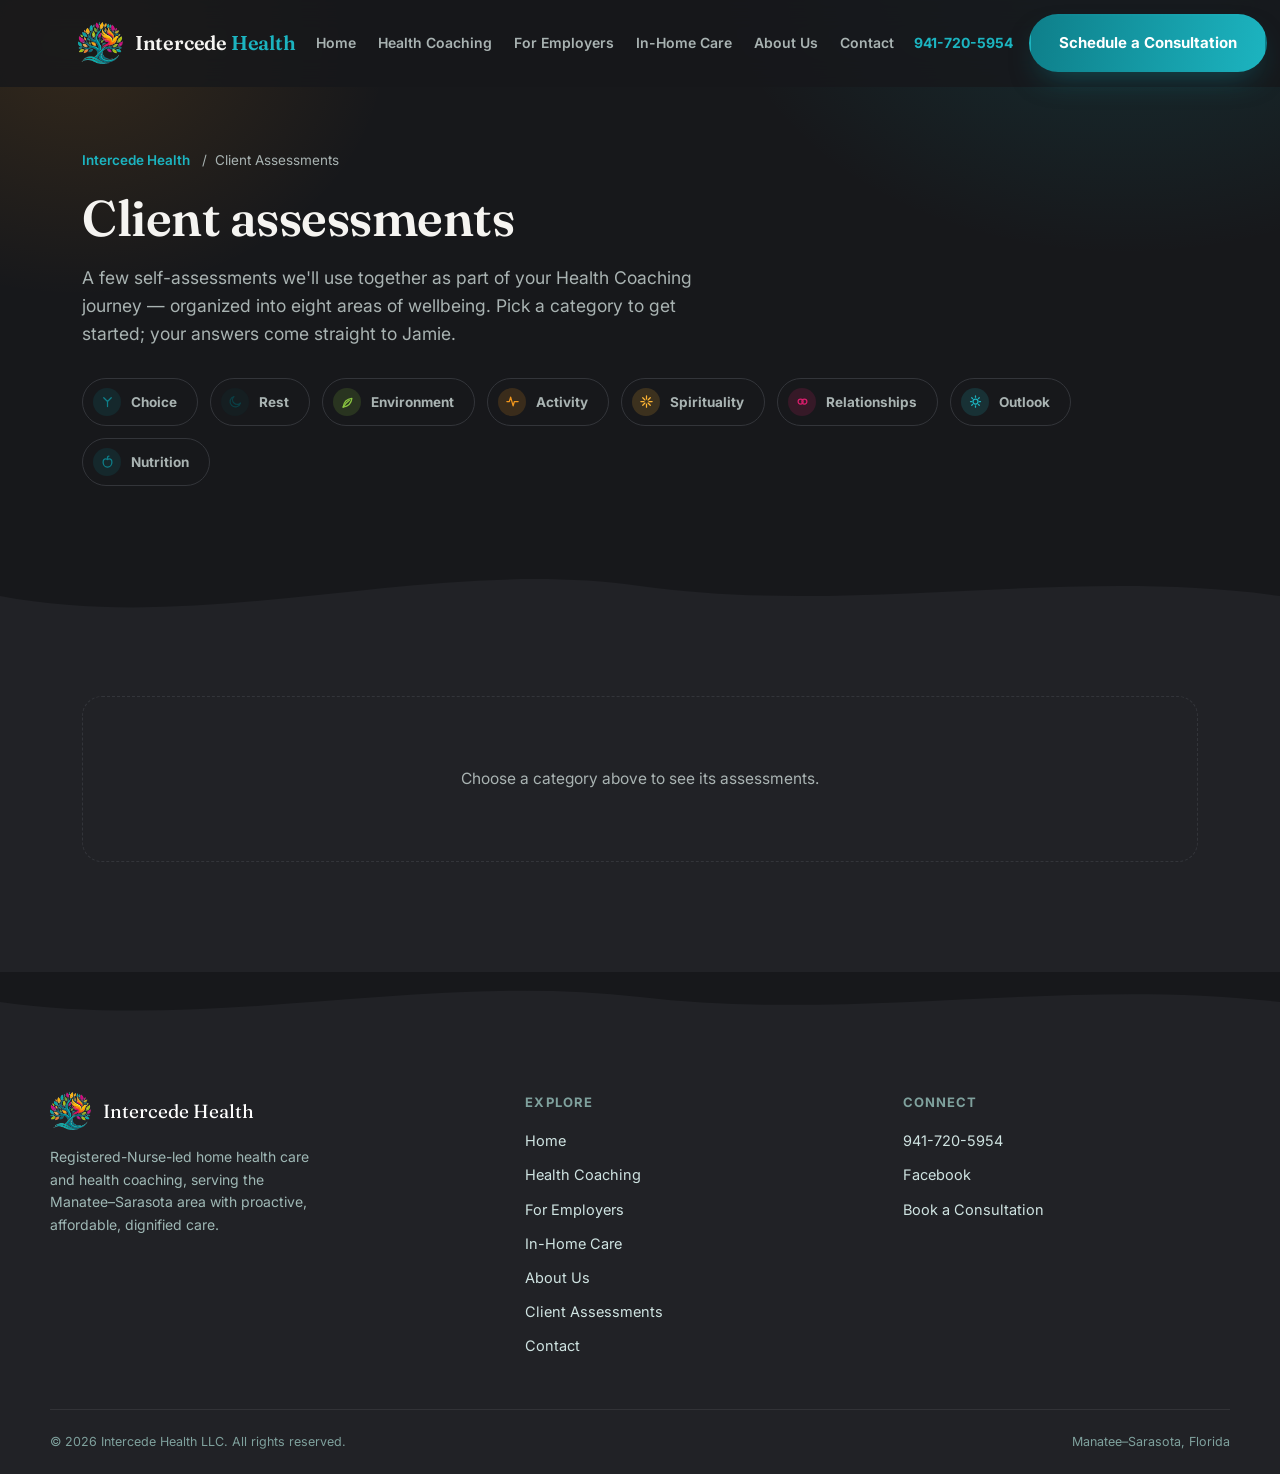
<file: assessments.html>
<!DOCTYPE html>
<html lang="en">
<head>
<meta charset="UTF-8">
<meta name="viewport" content="width=device-width, initial-scale=1.0">
<title>Client Assessments — Intercede Health</title>
<meta name="description" content="Self-assessments for current Intercede Health clients — part of your RN Health Coaching journey.">
<link rel="icon" type="image/png" href="logo.png">
<link rel="preconnect" href="https://fonts.googleapis.com">
<link rel="preconnect" href="https://fonts.gstatic.com" crossorigin>
<link href="https://fonts.googleapis.com/css2?family=Fraunces:ital,opsz,wght@0,9..144,400;0,9..144,500;0,9..144,600;0,9..144,700;1,9..144,500&family=Inter:wght@400;500;600;700;800&display=swap" rel="stylesheet">
<link rel="stylesheet" href="assets/site-common.css">
</head>
<body>

<header id="siteHeader">
  <div class="nav">
    <a href="index.html#top" class="brand">
      <img src="logo.png" width="45" height="42" alt="Intercede Health logo — a tree of colorful leaves rising into a phoenix, above a teal wave">
      <span class="brand-word">Intercede <span>Health</span></span>
    </a>
    <nav class="links">
      <a href="index.html#home">Home</a>
      <a href="index.html#health-coaching">Health Coaching</a>
      <a href="index.html#employers">For Employers</a>
      <a href="index.html#in-home-care">In-Home Care</a>
      <a href="index.html#about">About Us</a>
      <a href="index.html#contact">Contact</a>
    </nav>
    <div class="nav-cta">
      <a href="tel:19417205954" class="nav-phone">941-720-5954</a>
      <a href="index.html#contact" class="btn btn-primary">Schedule a Consultation</a>
      <button class="burger" id="burgerBtn" aria-label="Open menu"><span></span><span></span><span></span></button>
    </div>
  </div>
</header>

<div class="mobile-panel" id="mobilePanel">
  <a href="index.html#home">Home</a>
  <a href="index.html#health-coaching">Health Coaching</a>
  <a href="index.html#employers">For Employers</a>
  <a href="index.html#in-home-care">In-Home Care</a>
  <a href="index.html#about">About Us</a>
  <a href="index.html#contact">Contact</a>
  <a href="tel:19417205954" class="btn btn-primary" style="align-self:flex-start;margin-top:10px;">Call 941-720-5954</a>
</div>

<main id="top">

  <section class="page-hero">
    <div class="wrap">
      <div class="crumb reveal in"><a href="index.html#top">Intercede Health</a> &nbsp;/&nbsp; Client Assessments</div>
      <h1 class="reveal in">Client assessments</h1>
      <p class="lead reveal in">A few self-assessments we'll use together as part of your Health Coaching journey — organized into eight areas of wellbeing. Pick a category to get started; your answers come straight to Jamie.</p>

      <nav class="cat-tabs reveal in" id="catTabs" aria-label="Assessment categories">
        <button type="button" class="cat-tab" data-cat="choice" style="--c:var(--teal);">
          <span class="ic"><svg viewBox="0 0 24 24" fill="none" stroke-width="2" stroke-linecap="round" stroke-linejoin="round"><path d="M12 20v-8M12 12L6 6M12 12l6-6"/></svg></span>
          Choice
        </button>
        <button type="button" class="cat-tab" data-cat="rest" style="--c:var(--teal-deep);">
          <span class="ic"><svg viewBox="0 0 24 24" fill="none" stroke-width="2" stroke-linecap="round" stroke-linejoin="round"><path d="M20 14.5A8.5 8.5 0 1 1 9.5 4a7 7 0 0 0 10.5 10.5z"/></svg></span>
          Rest
        </button>
        <button type="button" class="cat-tab" data-cat="environment" style="--c:var(--green);">
          <span class="ic"><svg viewBox="0 0 24 24" fill="none" stroke-width="2" stroke-linecap="round" stroke-linejoin="round"><path d="M5 21c8-1 13-6 14-14-8 1-13 6-14 14z"/><path d="M5 21c3-5 6-8 10-11"/></svg></span>
          Environment
        </button>
        <button type="button" class="cat-tab" data-cat="activity" style="--c:var(--orange);">
          <span class="ic"><svg viewBox="0 0 24 24" fill="none" stroke-width="2" stroke-linecap="round" stroke-linejoin="round"><path d="M3 12h4l2-7 4 14 2-7h6"/></svg></span>
          Activity
        </button>
        <button type="button" class="cat-tab" data-cat="spirituality" style="--c:var(--gold);">
          <span class="ic"><svg viewBox="0 0 24 24" fill="none" stroke-width="2" stroke-linecap="round" stroke-linejoin="round"><path d="M12 3v5M12 16v5M3 12h5M16 12h5M6 6l3.5 3.5M14.5 14.5L18 18M18 6l-3.5 3.5M9.5 14.5L6 18"/></svg></span>
          Spirituality
        </button>
        <button type="button" class="cat-tab" data-cat="relationships" style="--c:var(--magenta);">
          <span class="ic"><svg viewBox="0 0 24 24" fill="none" stroke-width="2" stroke-linecap="round" stroke-linejoin="round"><circle cx="9" cy="12" r="4"/><circle cx="15" cy="12" r="4"/></svg></span>
          Relationships
        </button>
        <button type="button" class="cat-tab" data-cat="outlook" style="--c:var(--teal-bright);">
          <span class="ic"><svg viewBox="0 0 24 24" fill="none" stroke-width="2" stroke-linecap="round" stroke-linejoin="round"><circle cx="12" cy="12" r="4"/><path d="M12 3v2M12 19v2M4 12h2M18 12h2M6 6l1.4 1.4M16.6 16.6L18 18M18 6l-1.4 1.4M7.4 16.6L6 18"/></svg></span>
          Outlook
        </button>
        <button type="button" class="cat-tab" data-cat="nutrition" style="--c:var(--teal);">
          <span class="ic"><svg viewBox="0 0 24 24" fill="none" stroke-width="2" stroke-linecap="round" stroke-linejoin="round"><path d="M12 21c-4.2 0-7-3.6-7-7.8C5 10 6.9 7.8 9.3 7.8c1 0 1.9.4 2.7 1.1.8-.7 1.7-1.1 2.7-1.1 2.4 0 4.3 2.2 4.3 5.4 0 4.2-2.8 7.8-7 7.8z"/><path d="M12 8V5.5"/><path d="M12 5.5c0-1.2 1-2.2 2.3-2.2"/></svg></span>
          Nutrition
        </button>
      </nav>
    </div>
  </section>

  <div class="wave-div"><svg viewBox="0 0 1440 70" preserveAspectRatio="none"><path d="M0,40 C 240,80 480,0 720,30 C 960,60 1200,10 1440,40 L1440,70 L0,70 Z" style="fill:var(--paper);"/></svg></div>

  <section class="assess-wrap">
    <div class="wrap">

      <div class="assess-empty reveal in" id="catEmptyState">
        <p>Choose a category above to see its assessments.</p>
      </div>

      <div class="assess-category" id="choice" data-category="choice" hidden>
        <div class="assess-category-head" style="--c:var(--teal);">
          <span class="ic"><svg viewBox="0 0 24 24" fill="none" stroke-width="2" stroke-linecap="round" stroke-linejoin="round"><path d="M12 20v-8M12 12L6 6M12 12l6-6"/></svg></span>
          <h2>Choice</h2>
          <span class="count">3 assessments</span>
        </div>
        <div class="assess-index-grid">

          <a href="locus-of-control-assessment.html" class="assess-index-card reveal in" style="text-decoration:none;--c:var(--teal);">
            <span class="tag">Choice</span>
            <h3>Locus of Control Assessment</h3>
            <p>A short questionnaire that looks at how much control you feel you have over what happens in your life — a helpful starting point for setting goals together.</p>
            <span class="btn btn-primary">Take the Assessment</span>
          </a>

          <a href="satisfaction-with-life-scale.html" class="assess-index-card reveal in" style="text-decoration:none;--c:var(--teal);">
            <span class="tag">Choice</span>
            <h3>Satisfaction With Life Scale</h3>
            <p>Five quick statements that gauge how satisfied you feel with your life overall — a well-known measure we'll use as a baseline and to track progress over time.</p>
            <span class="btn btn-primary">Take the Assessment</span>
          </a>

          <a href="healthstyle-index-assessment.html" class="assess-index-card reveal in" style="text-decoration:none;--c:var(--teal);">
            <span class="tag">Choice</span>
            <h3>HealthStyle Index (HSI)</h3>
            <p>A more thorough look across 28 everyday habits — activity, diet, sleep, stress, safety, and preventive care — to build a full picture of where to focus first.</p>
            <span class="btn btn-primary">Take the Assessment</span>
          </a>

        </div>
      </div>

      <div class="assess-category" id="rest" data-category="rest" hidden>
        <div class="assess-category-head" style="--c:var(--teal-deep);">
          <span class="ic"><svg viewBox="0 0 24 24" fill="none" stroke-width="2" stroke-linecap="round" stroke-linejoin="round"><path d="M20 14.5A8.5 8.5 0 1 1 9.5 4a7 7 0 0 0 10.5 10.5z"/></svg></span>
          <h2>Rest</h2>
          <span class="count">Coming soon</span>
        </div>
        <div class="assess-index-grid">
          <div class="assess-index-card pending reveal in" style="--c:var(--teal-deep);">
            <span class="tag">Coming Soon</span>
            <h3>No assessments yet</h3>
            <p>We'll add Rest assessments here as they're ready.</p>
          </div>
        </div>
      </div>

      <div class="assess-category" id="environment" data-category="environment" hidden>
        <div class="assess-category-head" style="--c:var(--green);">
          <span class="ic"><svg viewBox="0 0 24 24" fill="none" stroke-width="2" stroke-linecap="round" stroke-linejoin="round"><path d="M5 21c8-1 13-6 14-14-8 1-13 6-14 14z"/><path d="M5 21c3-5 6-8 10-11"/></svg></span>
          <h2>Environment</h2>
          <span class="count">Coming soon</span>
        </div>
        <div class="assess-index-grid">
          <div class="assess-index-card pending reveal in" style="--c:var(--green);">
            <span class="tag">Coming Soon</span>
            <h3>No assessments yet</h3>
            <p>We'll add Environment assessments here as they're ready.</p>
          </div>
        </div>
      </div>

      <div class="assess-category" id="activity" data-category="activity" hidden>
        <div class="assess-category-head" style="--c:var(--orange);">
          <span class="ic"><svg viewBox="0 0 24 24" fill="none" stroke-width="2" stroke-linecap="round" stroke-linejoin="round"><path d="M3 12h4l2-7 4 14 2-7h6"/></svg></span>
          <h2>Activity</h2>
          <span class="count">Coming soon</span>
        </div>
        <div class="assess-index-grid">
          <div class="assess-index-card pending reveal in" style="--c:var(--orange);">
            <span class="tag">Coming Soon</span>
            <h3>No assessments yet</h3>
            <p>We'll add Activity assessments here as they're ready.</p>
          </div>
        </div>
      </div>

      <div class="assess-category" id="spirituality" data-category="spirituality" hidden>
        <div class="assess-category-head" style="--c:var(--gold);">
          <span class="ic"><svg viewBox="0 0 24 24" fill="none" stroke-width="2" stroke-linecap="round" stroke-linejoin="round"><path d="M12 3v5M12 16v5M3 12h5M16 12h5M6 6l3.5 3.5M14.5 14.5L18 18M18 6l-3.5 3.5M9.5 14.5L6 18"/></svg></span>
          <h2>Spirituality</h2>
          <span class="count">Coming soon</span>
        </div>
        <div class="assess-index-grid">
          <div class="assess-index-card pending reveal in" style="--c:var(--gold);">
            <span class="tag">Coming Soon</span>
            <h3>No assessments yet</h3>
            <p>We'll add Spirituality assessments here as they're ready.</p>
          </div>
        </div>
      </div>

      <div class="assess-category" id="relationships" data-category="relationships" hidden>
        <div class="assess-category-head" style="--c:var(--magenta);">
          <span class="ic"><svg viewBox="0 0 24 24" fill="none" stroke-width="2" stroke-linecap="round" stroke-linejoin="round"><circle cx="9" cy="12" r="4"/><circle cx="15" cy="12" r="4"/></svg></span>
          <h2>Relationships</h2>
          <span class="count">Coming soon</span>
        </div>
        <div class="assess-index-grid">
          <div class="assess-index-card pending reveal in" style="--c:var(--magenta);">
            <span class="tag">Coming Soon</span>
            <h3>No assessments yet</h3>
            <p>We'll add Relationships assessments here as they're ready.</p>
          </div>
        </div>
      </div>

      <div class="assess-category" id="outlook" data-category="outlook" hidden>
        <div class="assess-category-head" style="--c:var(--teal-bright);">
          <span class="ic"><svg viewBox="0 0 24 24" fill="none" stroke-width="2" stroke-linecap="round" stroke-linejoin="round"><circle cx="12" cy="12" r="4"/><path d="M12 3v2M12 19v2M4 12h2M18 12h2M6 6l1.4 1.4M16.6 16.6L18 18M18 6l-1.4 1.4M7.4 16.6L6 18"/></svg></span>
          <h2>Outlook</h2>
          <span class="count">Coming soon</span>
        </div>
        <div class="assess-index-grid">
          <div class="assess-index-card pending reveal in" style="--c:var(--teal-bright);">
            <span class="tag">Coming Soon</span>
            <h3>No assessments yet</h3>
            <p>We'll add Outlook assessments here as they're ready.</p>
          </div>
        </div>
      </div>

      <div class="assess-category" id="nutrition" data-category="nutrition" hidden>
        <div class="assess-category-head" style="--c:var(--teal);">
          <span class="ic"><svg viewBox="0 0 24 24" fill="none" stroke-width="2" stroke-linecap="round" stroke-linejoin="round"><path d="M12 21c-4.2 0-7-3.6-7-7.8C5 10 6.9 7.8 9.3 7.8c1 0 1.9.4 2.7 1.1.8-.7 1.7-1.1 2.7-1.1 2.4 0 4.3 2.2 4.3 5.4 0 4.2-2.8 7.8-7 7.8z"/><path d="M12 8V5.5"/><path d="M12 5.5c0-1.2 1-2.2 2.3-2.2"/></svg></span>
          <h2>Nutrition</h2>
          <span class="count">Coming soon</span>
        </div>
        <div class="assess-index-grid">
          <div class="assess-index-card pending reveal in" style="--c:var(--teal);">
            <span class="tag">Coming Soon</span>
            <h3>No assessments yet</h3>
            <p>We'll add Nutrition assessments here as they're ready.</p>
          </div>
        </div>
      </div>

    </div>
  </section>

</main>

<footer>
  <div class="foot-wave">
    <svg viewBox="0 0 1440 60" preserveAspectRatio="none"><path d="M0,30 C 240,60 480,0 720,25 C 960,50 1200,5 1440,30 L1440,0 L0,0 Z" style="fill:var(--cream);"/></svg>
  </div>
  <div class="wrap foot-main">
    <div>
      <div class="foot-brand">
        <img src="logo.png" width="41" height="38" alt="Intercede Health logo">
        <span>Intercede Health</span>
      </div>
      <p>Registered-Nurse-led home health care and health coaching, serving the Manatee–Sarasota area with proactive, affordable, dignified care.</p>
    </div>
    <div class="foot-col">
      <h5>Explore</h5>
      <a href="index.html#home">Home</a>
      <a href="index.html#health-coaching">Health Coaching</a>
      <a href="index.html#employers">For Employers</a>
      <a href="index.html#in-home-care">In-Home Care</a>
      <a href="index.html#about">About Us</a>
      <a href="assessments.html">Client Assessments</a>
      <a href="index.html#contact">Contact</a>
    </div>
    <div class="foot-col">
      <h5>Connect</h5>
      <a href="tel:19417205954">941-720-5954</a>
      <a href="https://www.facebook.com/1221563171030757" target="_blank" rel="noopener">Facebook</a>
      <a href="index.html#contact">Book a Consultation</a>
    </div>
  </div>
  <div class="wrap foot-bottom">
    <span>© 2026 Intercede Health LLC. All rights reserved.</span>
    <span>Manatee–Sarasota, Florida</span>
  </div>
</footer>

<script src="assets/site-common.js"></script>
<script>
  const tabs = document.querySelectorAll('.cat-tab');
  const sections = document.querySelectorAll('.assess-category');
  const emptyState = document.getElementById('catEmptyState');
  const validCats = Array.from(sections).map(s => s.dataset.category);

  function showCategory(cat, { scroll = false } = {}) {
    sections.forEach(sec => { sec.hidden = sec.dataset.category !== cat; });
    tabs.forEach(t => t.classList.toggle('active', t.dataset.cat === cat));
    emptyState.hidden = true;
    history.replaceState(null, '', '#' + cat);
    if (scroll) {
      document.querySelector('.assess-wrap').scrollIntoView({ behavior: 'smooth', block: 'start' });
    }
  }

  tabs.forEach(tab => {
    tab.addEventListener('click', () => showCategory(tab.dataset.cat, { scroll: true }));
  });

  // Only preselect a category if the URL was shared with a specific one in mind
  // (e.g. assessments.html#nutrition). Otherwise, wait for the client to pick one.
  const initial = location.hash.replace('#', '');
  if (validCats.includes(initial)) {
    showCategory(initial);
  } else {
    sections.forEach(sec => { sec.hidden = true; });
    emptyState.hidden = false;
  }
</script>
</body>
</html>
</file>
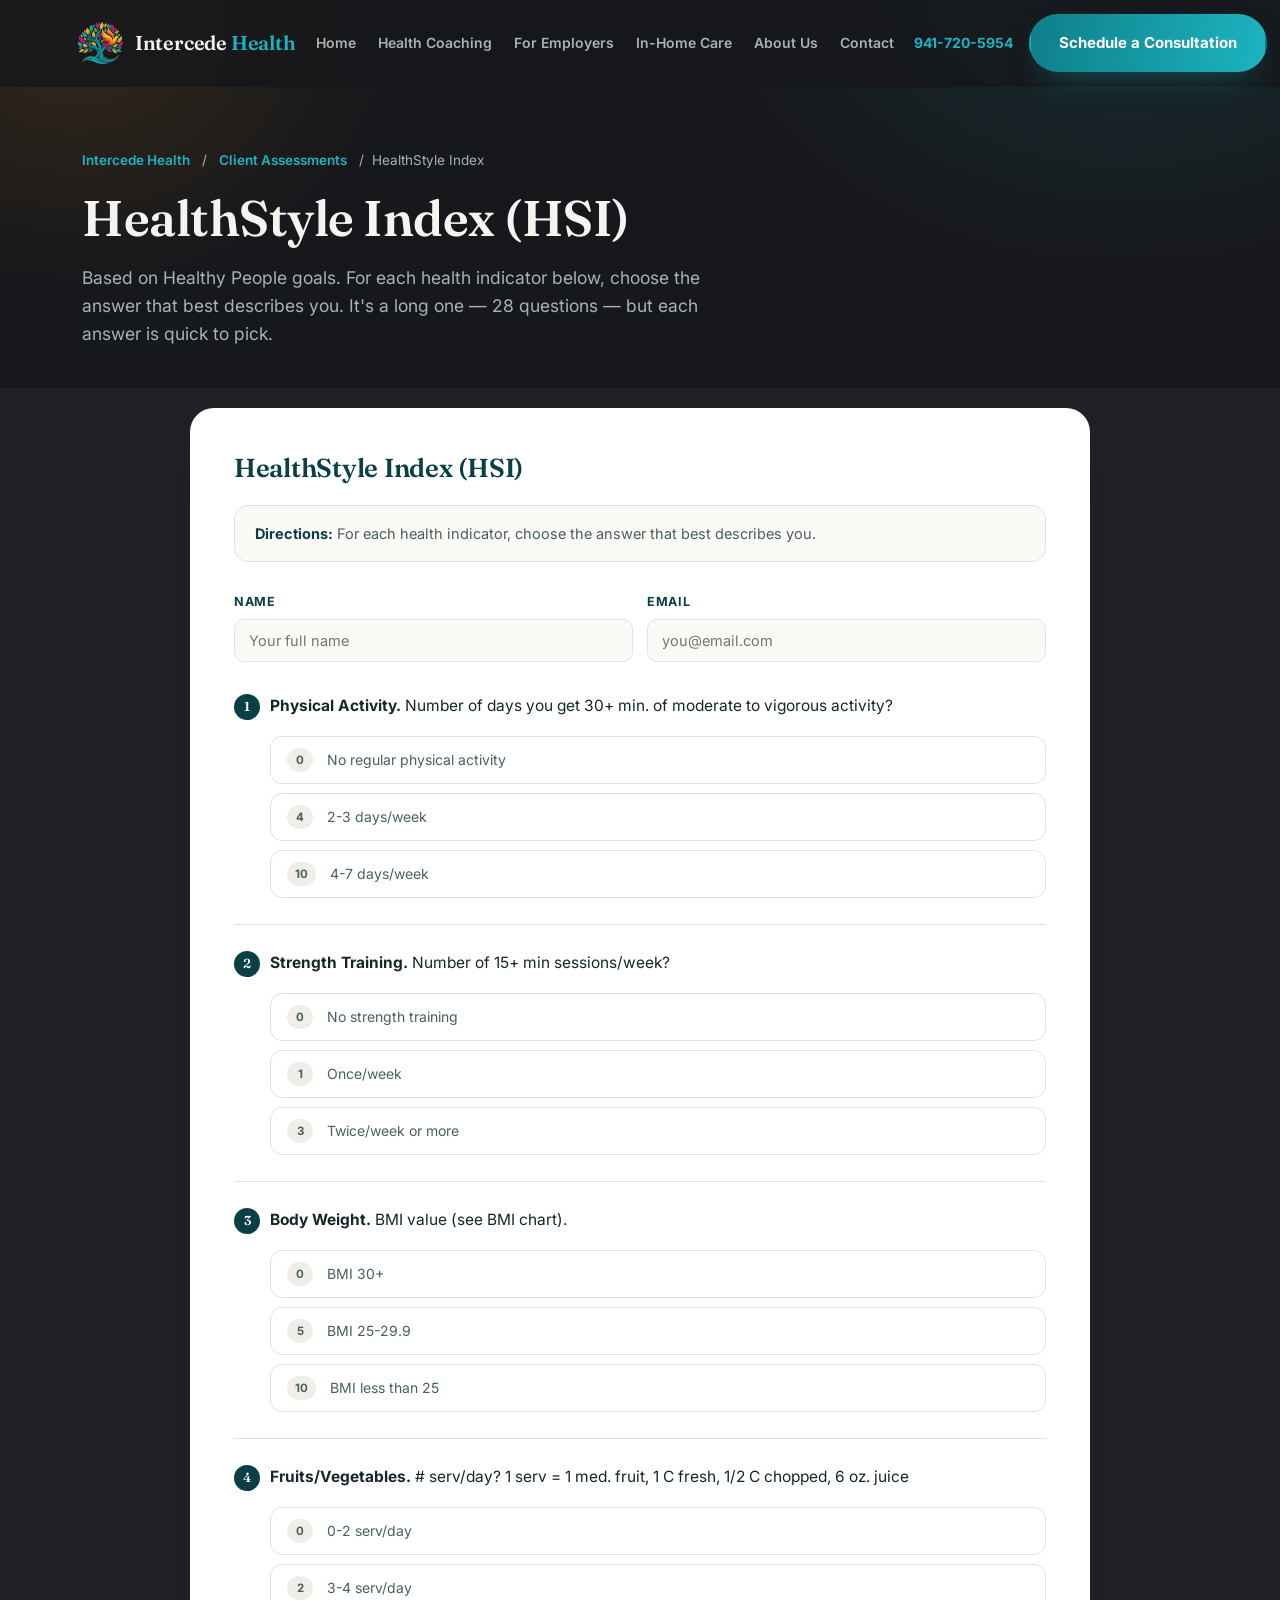
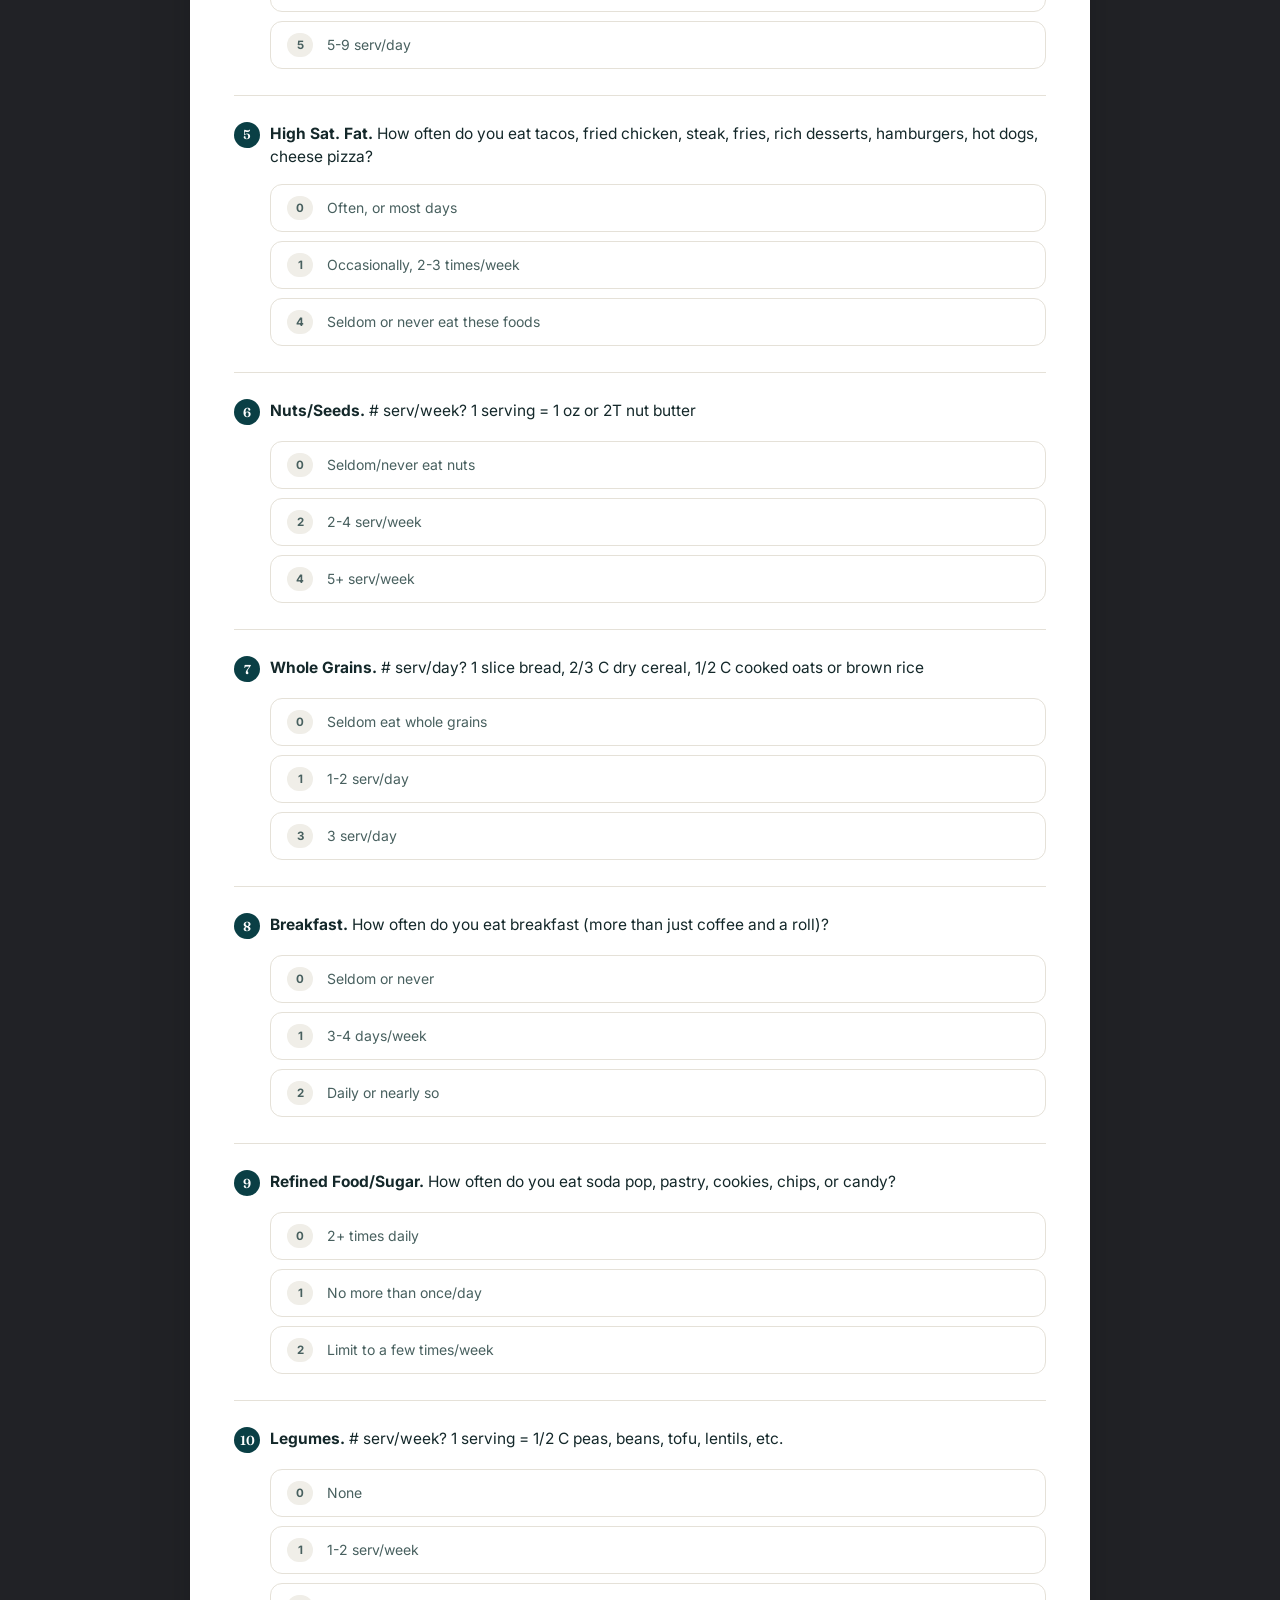
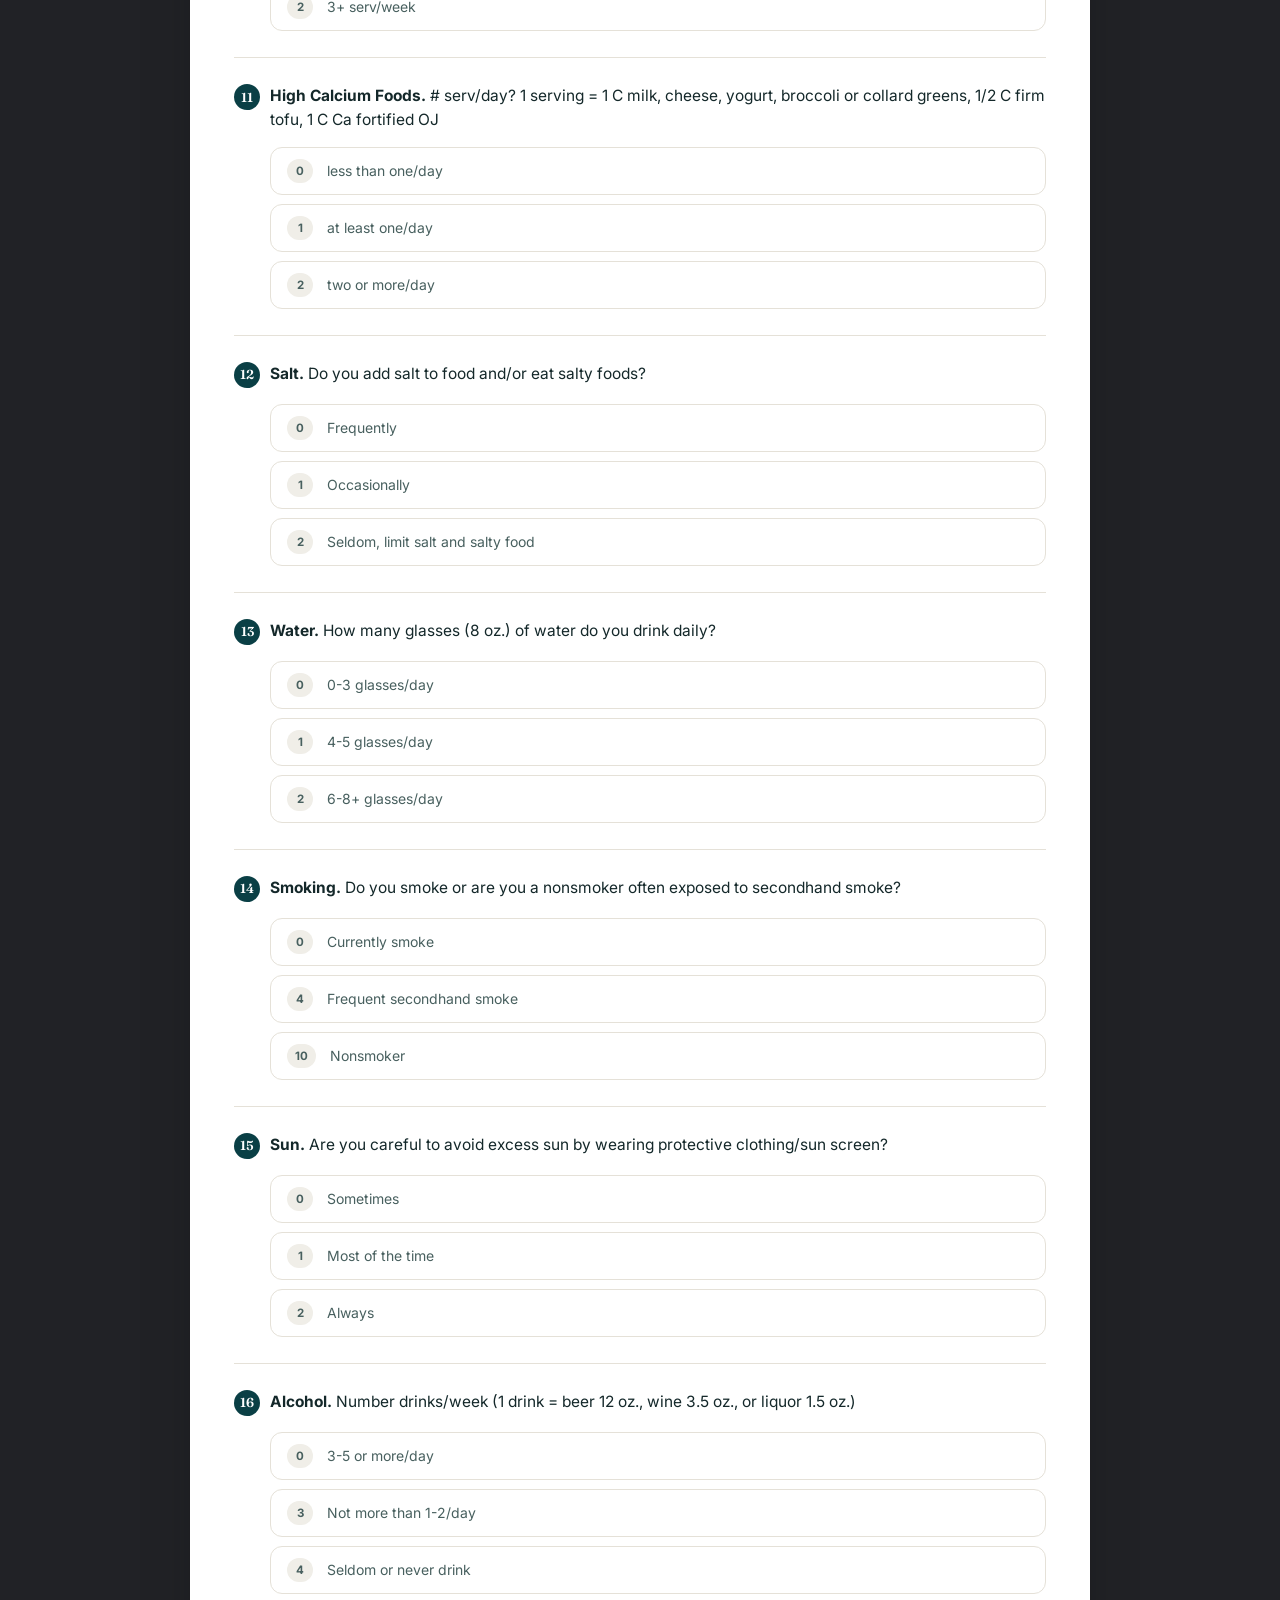
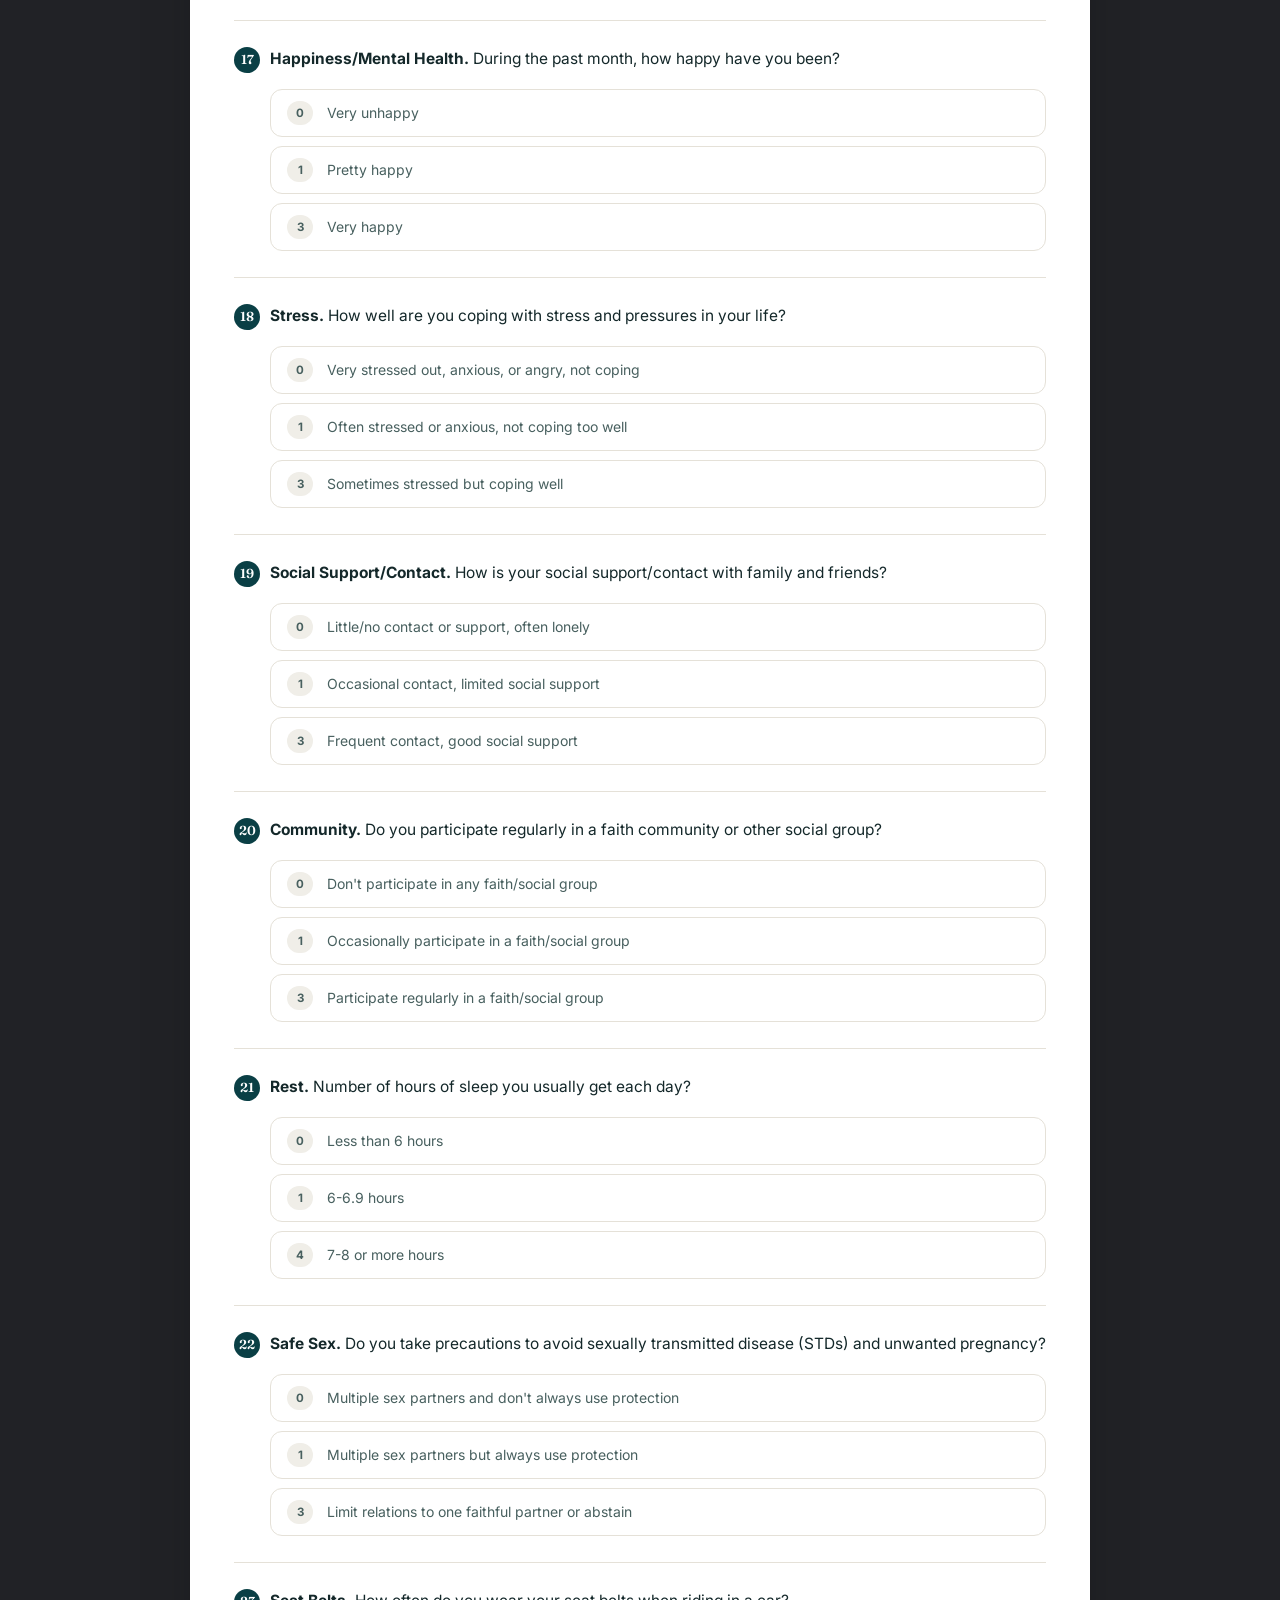
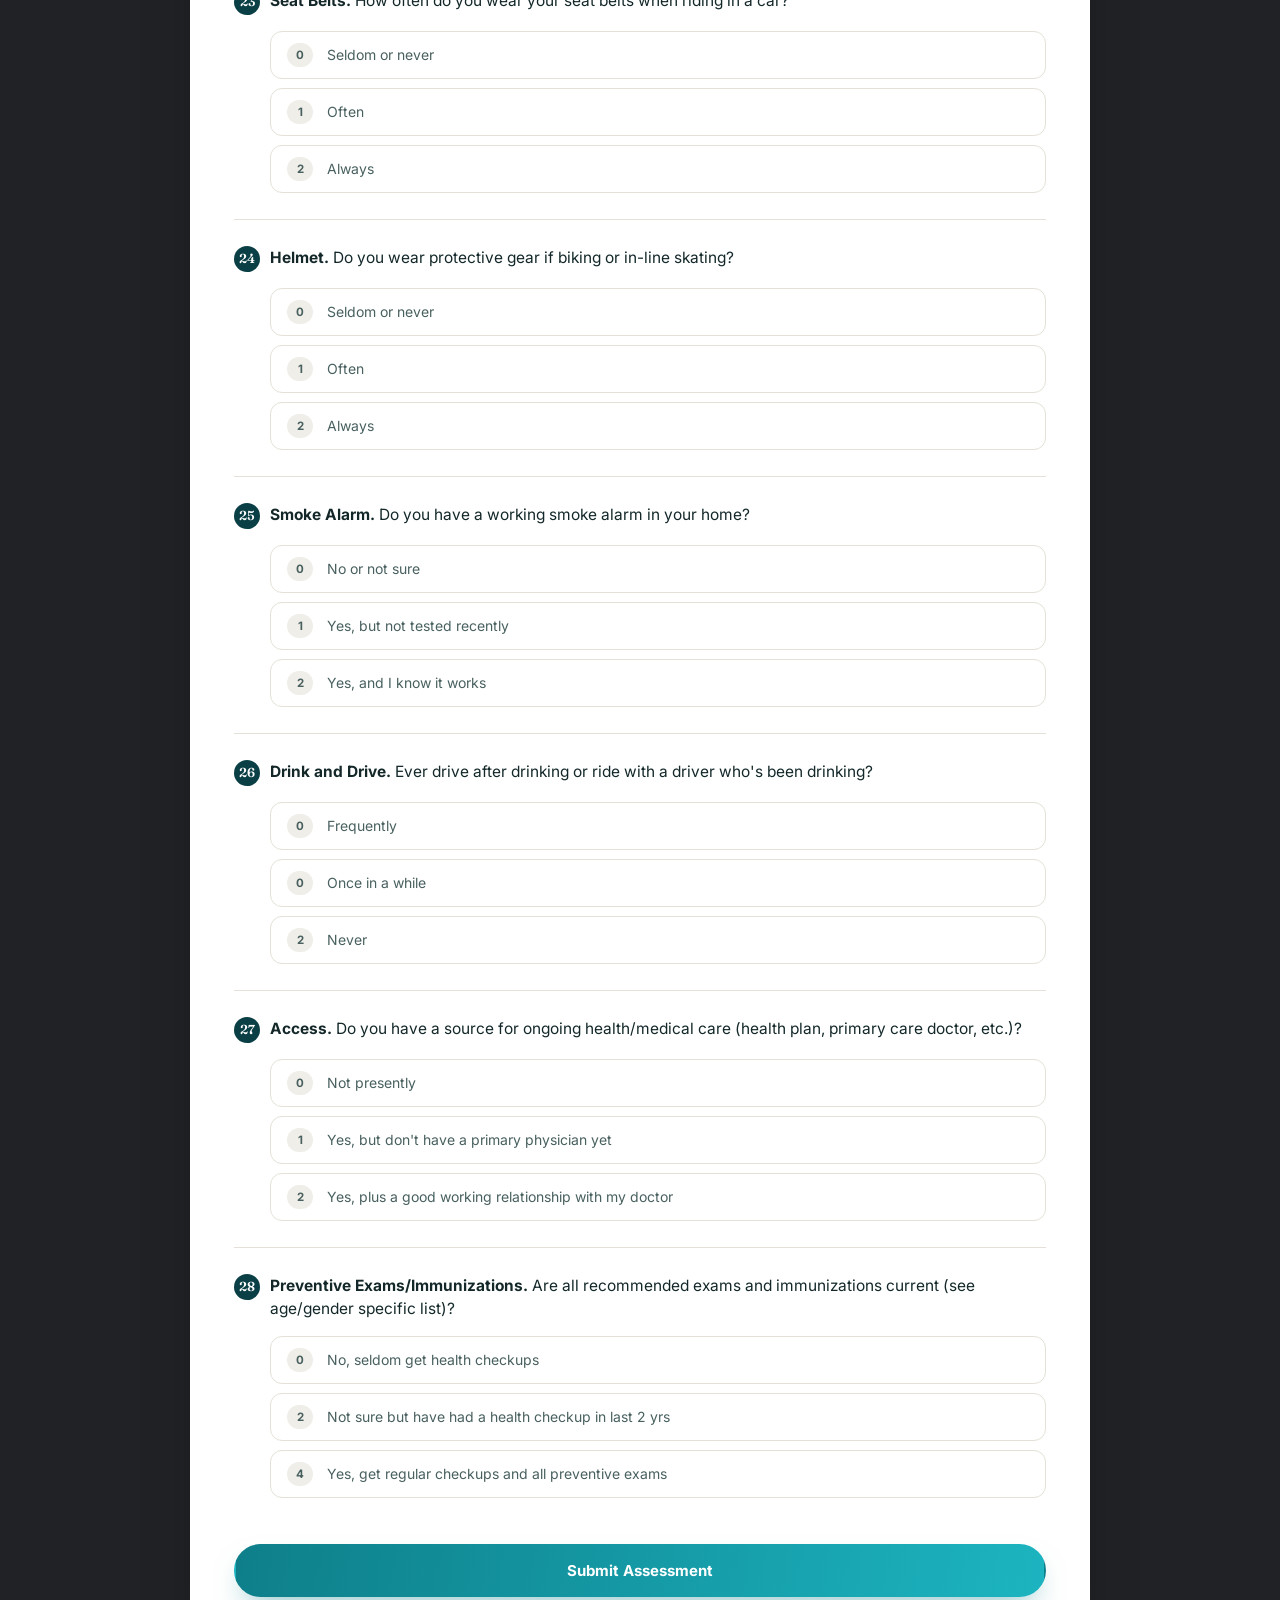
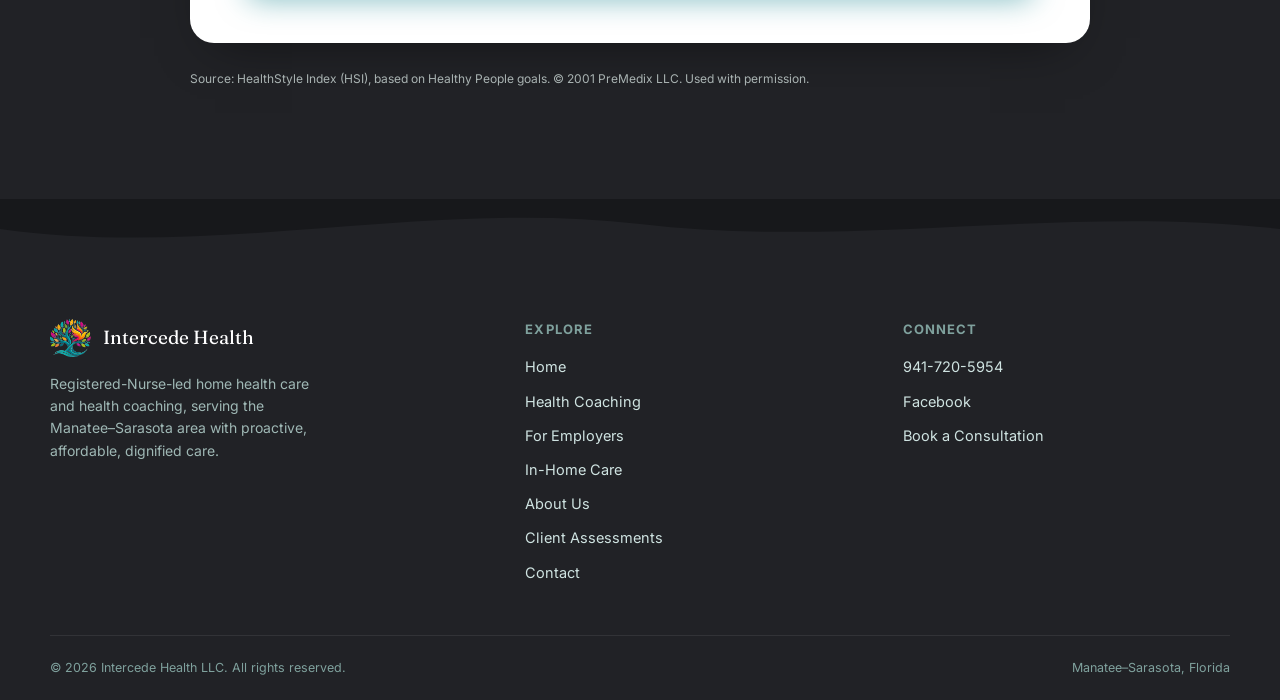
<file: healthstyle-index-assessment.html>
<!DOCTYPE html>
<html lang="en">
<head>
<meta charset="UTF-8">
<meta name="viewport" content="width=device-width, initial-scale=1.0">
<title>HealthStyle Index (HSI) — Intercede Health</title>
<meta name="description" content="HealthStyle Index (HSI) self-assessment for Intercede Health RN Health Coaching clients.">
<link rel="icon" type="image/png" href="logo.png">
<link rel="preconnect" href="https://fonts.googleapis.com">
<link rel="preconnect" href="https://fonts.gstatic.com" crossorigin>
<link href="https://fonts.googleapis.com/css2?family=Fraunces:ital,opsz,wght@0,9..144,400;0,9..144,500;0,9..144,600;0,9..144,700;1,9..144,500&family=Inter:wght@400;500;600;700;800&display=swap" rel="stylesheet">
<link rel="stylesheet" href="assets/site-common.css">
</head>
<body>

<header id="siteHeader">
  <div class="nav">
    <a href="index.html#top" class="brand">
      <img src="logo.png" width="45" height="42" alt="Intercede Health logo — a tree of colorful leaves rising into a phoenix, above a teal wave">
      <span class="brand-word">Intercede <span>Health</span></span>
    </a>
    <nav class="links">
      <a href="index.html#home">Home</a>
      <a href="index.html#health-coaching">Health Coaching</a>
      <a href="index.html#employers">For Employers</a>
      <a href="index.html#in-home-care">In-Home Care</a>
      <a href="index.html#about">About Us</a>
      <a href="index.html#contact">Contact</a>
    </nav>
    <div class="nav-cta">
      <a href="tel:19417205954" class="nav-phone">941-720-5954</a>
      <a href="index.html#contact" class="btn btn-primary">Schedule a Consultation</a>
      <button class="burger" id="burgerBtn" aria-label="Open menu"><span></span><span></span><span></span></button>
    </div>
  </div>
</header>

<div class="mobile-panel" id="mobilePanel">
  <a href="index.html#home">Home</a>
  <a href="index.html#health-coaching">Health Coaching</a>
  <a href="index.html#employers">For Employers</a>
  <a href="index.html#in-home-care">In-Home Care</a>
  <a href="index.html#about">About Us</a>
  <a href="index.html#contact">Contact</a>
  <a href="tel:19417205954" class="btn btn-primary" style="align-self:flex-start;margin-top:10px;">Call 941-720-5954</a>
</div>

<main id="top">

  <section class="page-hero" style="padding-bottom:40px;">
    <div class="wrap">
      <div class="crumb reveal in"><a href="index.html#top">Intercede Health</a> &nbsp;/&nbsp; <a href="assessments.html">Client Assessments</a> &nbsp;/&nbsp; HealthStyle Index</div>
      <h1 class="reveal in">HealthStyle Index (HSI)</h1>
      <p class="lead reveal in">Based on Healthy People goals. For each health indicator below, choose the answer that best describes you. It's a long one — 28 questions — but each answer is quick to pick.</p>
    </div>
  </section>

  <section class="assess-wrap" style="padding-top:20px;">
    <div class="wrap">
      <form class="assess-card reveal in" id="hsiForm" action="https://formspree.io/f/xyegvkga" method="POST" onsubmit="return handleAssessSubmit(event);" novalidate style="max-width:900px;">
        <div id="hsiFields">
          <h2>HealthStyle Index (HSI)</h2>
          <div class="assess-directions"><strong>Directions:</strong> For each health indicator, choose the answer that best describes you.</div>

          <div class="assess-client-fields">
            <div class="field">
              <label for="hsi_name">Name</label>
              <input id="hsi_name" name="name" type="text" placeholder="Your full name" autocomplete="name" required>
            </div>
            <div class="field">
              <label for="hsi_email">Email</label>
              <input id="hsi_email" name="email" type="email" placeholder="you@email.com" autocomplete="email" required>
            </div>
          </div>

          <div id="hsiQuestions"><!-- rendered by JS from HSI_ITEMS --></div>

          <!-- hidden fields carrying the computed score to Jamie -->
          <input type="hidden" name="score_weighted" id="score_weighted">
          <input type="hidden" name="score_category" id="score_category">
          <input type="hidden" name="score_hsi_index" id="score_hsi_index">
          <input type="hidden" name="score_improvement_opportunities" id="score_improvement_opportunities">
          <input type="hidden" name="_subject" value="HealthStyle Index Assessment — Intercede Health">
          <input type="text" name="_gotcha" style="display:none" tabindex="-1" autocomplete="off">

          <button type="submit" class="btn btn-primary" id="assessSubmitBtn">Submit Assessment</button>
          <p class="field-error" id="assessError">Something went wrong sending your assessment — please call us at <a href="tel:19417205954">941-720-5954</a> or try again.</p>
        </div>

        <div class="form-success" id="assessSuccess">
          <div class="check">
            <svg width="26" height="26" viewBox="0 0 24 24" fill="none"><path d="M20 6L9 17l-5-5" stroke="#5a9a1f" stroke-width="2.5" stroke-linecap="round" stroke-linejoin="round"/></svg>
          </div>
          <h3>Assessment submitted</h3>
          <p id="assessSummary">Thanks — your responses have been sent to Jamie.</p>
          <div class="assess-result show" id="resultBox" style="text-align:left;margin-top:22px;">
            <div class="score-row">
              <div><strong id="resWeighted">–</strong><span>Weighted Score /100</span></div>
              <div><strong id="resHsi">–</strong><span>HealthStyle Index /28</span></div>
              <div><strong id="resOpp">–</strong><span>Improvement Opportunities</span></div>
            </div>
            <p id="resCategoryLine" style="margin-top:6px;"></p>
            <p style="margin-top:10px;">A weighted score of 60&ndash;79 is good; 80&ndash;100 is excellent. Your HealthStyle Index score is the number of "best practice" answers you selected out of 28 &mdash; the higher the better. Your Improvement Opportunities count is how many indicators still have room to grow.</p>
          </div>
        </div>
      </form>

      <p style="max-width:900px;margin:26px auto 0;font-size:12px;color:var(--ink-soft);line-height:1.6;">
        Source: HealthStyle Index (HSI), based on Healthy People goals. &copy; 2001 PreMedix LLC. Used with permission.
      </p>
    </div>
  </section>

</main>

<footer>
  <div class="foot-wave">
    <svg viewBox="0 0 1440 60" preserveAspectRatio="none"><path d="M0,30 C 240,60 480,0 720,25 C 960,50 1200,5 1440,30 L1440,0 L0,0 Z" style="fill:var(--cream);"/></svg>
  </div>
  <div class="wrap foot-main">
    <div>
      <div class="foot-brand">
        <img src="logo.png" width="41" height="38" alt="Intercede Health logo">
        <span>Intercede Health</span>
      </div>
      <p>Registered-Nurse-led home health care and health coaching, serving the Manatee–Sarasota area with proactive, affordable, dignified care.</p>
    </div>
    <div class="foot-col">
      <h5>Explore</h5>
      <a href="index.html#home">Home</a>
      <a href="index.html#health-coaching">Health Coaching</a>
      <a href="index.html#employers">For Employers</a>
      <a href="index.html#in-home-care">In-Home Care</a>
      <a href="index.html#about">About Us</a>
      <a href="assessments.html">Client Assessments</a>
      <a href="index.html#contact">Contact</a>
    </div>
    <div class="foot-col">
      <h5>Connect</h5>
      <a href="tel:19417205954">941-720-5954</a>
      <a href="https://www.facebook.com/1221563171030757" target="_blank" rel="noopener">Facebook</a>
      <a href="index.html#contact">Book a Consultation</a>
    </div>
  </div>
  <div class="wrap foot-bottom">
    <span>© 2026 Intercede Health LLC. All rights reserved.</span>
    <span>Manatee–Sarasota, Florida</span>
  </div>
</footer>

<script src="assets/site-common.js"></script>
<script>
  // Transcribed from the HealthStyle Index (HSI) paper assessment.
  // Each item: indicator name, the question text, and its A/B/C options with point values.
  const HSI_ITEMS = [
    { name:"Physical Activity", q:"Number of days you get 30+ min. of moderate to vigorous activity?", opts:[
      {p:0,t:"No regular physical activity"},{p:4,t:"2-3 days/week"},{p:10,t:"4-7 days/week"}] },
    { name:"Strength Training", q:"Number of 15+ min sessions/week?", opts:[
      {p:0,t:"No strength training"},{p:1,t:"Once/week"},{p:3,t:"Twice/week or more"}] },
    { name:"Body Weight", q:"BMI value (see BMI chart).", opts:[
      {p:0,t:"BMI 30+"},{p:5,t:"BMI 25-29.9"},{p:10,t:"BMI less than 25"}] },
    { name:"Fruits/Vegetables", q:"# serv/day? 1 serv = 1 med. fruit, 1 C fresh, 1/2 C chopped, 6 oz. juice", opts:[
      {p:0,t:"0-2 serv/day"},{p:2,t:"3-4 serv/day"},{p:5,t:"5-9 serv/day"}] },
    { name:"High Sat. Fat", q:"How often do you eat tacos, fried chicken, steak, fries, rich desserts, hamburgers, hot dogs, cheese pizza?", opts:[
      {p:0,t:"Often, or most days"},{p:1,t:"Occasionally, 2-3 times/week"},{p:4,t:"Seldom or never eat these foods"}] },
    { name:"Nuts/Seeds", q:"# serv/week? 1 serving = 1 oz or 2T nut butter", opts:[
      {p:0,t:"Seldom/never eat nuts"},{p:2,t:"2-4 serv/week"},{p:4,t:"5+ serv/week"}] },
    { name:"Whole Grains", q:"# serv/day? 1 slice bread, 2/3 C dry cereal, 1/2 C cooked oats or brown rice", opts:[
      {p:0,t:"Seldom eat whole grains"},{p:1,t:"1-2 serv/day"},{p:3,t:"3 serv/day"}] },
    { name:"Breakfast", q:"How often do you eat breakfast (more than just coffee and a roll)?", opts:[
      {p:0,t:"Seldom or never"},{p:1,t:"3-4 days/week"},{p:2,t:"Daily or nearly so"}] },
    { name:"Refined Food/Sugar", q:"How often do you eat soda pop, pastry, cookies, chips, or candy?", opts:[
      {p:0,t:"2+ times daily"},{p:1,t:"No more than once/day"},{p:2,t:"Limit to a few times/week"}] },
    { name:"Legumes", q:"# serv/week? 1 serving = 1/2 C peas, beans, tofu, lentils, etc.", opts:[
      {p:0,t:"None"},{p:1,t:"1-2 serv/week"},{p:2,t:"3+ serv/week"}] },
    { name:"High Calcium Foods", q:"# serv/day? 1 serving = 1 C milk, cheese, yogurt, broccoli or collard greens, 1/2 C firm tofu, 1 C Ca fortified OJ", opts:[
      {p:0,t:"less than one/day"},{p:1,t:"at least one/day"},{p:2,t:"two or more/day"}] },
    { name:"Salt", q:"Do you add salt to food and/or eat salty foods?", opts:[
      {p:0,t:"Frequently"},{p:1,t:"Occasionally"},{p:2,t:"Seldom, limit salt and salty food"}] },
    { name:"Water", q:"How many glasses (8 oz.) of water do you drink daily?", opts:[
      {p:0,t:"0-3 glasses/day"},{p:1,t:"4-5 glasses/day"},{p:2,t:"6-8+ glasses/day"}] },
    { name:"Smoking", q:"Do you smoke or are you a nonsmoker often exposed to secondhand smoke?", opts:[
      {p:0,t:"Currently smoke"},{p:4,t:"Frequent secondhand smoke"},{p:10,t:"Nonsmoker"}] },
    { name:"Sun", q:"Are you careful to avoid excess sun by wearing protective clothing/sun screen?", opts:[
      {p:0,t:"Sometimes"},{p:1,t:"Most of the time"},{p:2,t:"Always"}] },
    { name:"Alcohol", q:"Number drinks/week (1 drink = beer 12 oz., wine 3.5 oz., or liquor 1.5 oz.)", opts:[
      {p:0,t:"3-5 or more/day"},{p:3,t:"Not more than 1-2/day"},{p:4,t:"Seldom or never drink"}] },
    { name:"Happiness/Mental Health", q:"During the past month, how happy have you been?", opts:[
      {p:0,t:"Very unhappy"},{p:1,t:"Pretty happy"},{p:3,t:"Very happy"}] },
    { name:"Stress", q:"How well are you coping with stress and pressures in your life?", opts:[
      {p:0,t:"Very stressed out, anxious, or angry, not coping"},{p:1,t:"Often stressed or anxious, not coping too well"},{p:3,t:"Sometimes stressed but coping well"}] },
    { name:"Social Support/Contact", q:"How is your social support/contact with family and friends?", opts:[
      {p:0,t:"Little/no contact or support, often lonely"},{p:1,t:"Occasional contact, limited social support"},{p:3,t:"Frequent contact, good social support"}] },
    { name:"Community", q:"Do you participate regularly in a faith community or other social group?", opts:[
      {p:0,t:"Don't participate in any faith/social group"},{p:1,t:"Occasionally participate in a faith/social group"},{p:3,t:"Participate regularly in a faith/social group"}] },
    { name:"Rest", q:"Number of hours of sleep you usually get each day?", opts:[
      {p:0,t:"Less than 6 hours"},{p:1,t:"6-6.9 hours"},{p:4,t:"7-8 or more hours"}] },
    { name:"Safe Sex", q:"Do you take precautions to avoid sexually transmitted disease (STDs) and unwanted pregnancy?", opts:[
      {p:0,t:"Multiple sex partners and don't always use protection"},{p:1,t:"Multiple sex partners but always use protection"},{p:3,t:"Limit relations to one faithful partner or abstain"}] },
    { name:"Seat Belts", q:"How often do you wear your seat belts when riding in a car?", opts:[
      {p:0,t:"Seldom or never"},{p:1,t:"Often"},{p:2,t:"Always"}] },
    { name:"Helmet", q:"Do you wear protective gear if biking or in-line skating?", opts:[
      {p:0,t:"Seldom or never"},{p:1,t:"Often"},{p:2,t:"Always"}] },
    { name:"Smoke Alarm", q:"Do you have a working smoke alarm in your home?", opts:[
      {p:0,t:"No or not sure"},{p:1,t:"Yes, but not tested recently"},{p:2,t:"Yes, and I know it works"}] },
    { name:"Drink and Drive", q:"Ever drive after drinking or ride with a driver who's been drinking?", opts:[
      {p:0,t:"Frequently"},{p:0,t:"Once in a while"},{p:2,t:"Never"}] },
    { name:"Access", q:"Do you have a source for ongoing health/medical care (health plan, primary care doctor, etc.)?", opts:[
      {p:0,t:"Not presently"},{p:1,t:"Yes, but don't have a primary physician yet"},{p:2,t:"Yes, plus a good working relationship with my doctor"}] },
    { name:"Preventive Exams/Immunizations", q:"Are all recommended exams and immunizations current (see age/gender specific list)?", opts:[
      {p:0,t:"No, seldom get health checkups"},{p:2,t:"Not sure but have had a health checkup in last 2 yrs"},{p:4,t:"Yes, get regular checkups and all preventive exams"}] }
  ];

  const container = document.getElementById('hsiQuestions');
  HSI_ITEMS.forEach((item, idx) => {
    const num = idx + 1;
    const block = document.createElement('div');
    block.className = 'q-block';
    block.innerHTML = `
      <div class="q-text"><span class="q-num">${num}</span><span><strong>${item.name}.</strong> ${item.q}</span></div>
      <div class="opt-list">
        ${item.opts.map((o, i) => `
          <label class="opt-card">
            <input type="radio" name="q${num}" value="${o.p}" ${i === 0 ? 'required' : ''}>
            <span class="opt-row"><span class="opt-pts">${o.p}</span> ${o.t}</span>
          </label>
        `).join('')}
      </div>
    `;
    container.appendChild(block);
  });

  function computeScore(form) {
    let weighted = 0, cCount = 0, abCount = 0;
    for (let i = 1; i <= HSI_ITEMS.length; i++) {
      const inputs = form.querySelectorAll(`input[name="q${i}"]`);
      const checked = form.querySelector(`input[name="q${i}"]:checked`);
      if (!checked) return null;
      weighted += Number(checked.value);
      const optionIndex = Array.from(inputs).indexOf(checked);
      if (optionIndex === 2) cCount++; else abCount++; // index 2 = column C
    }
    let category = null;
    if (weighted >= 80) category = 'Excellent (80–100)';
    else if (weighted >= 60) category = 'Good (60–79)';
    return { weighted, cCount, abCount, category };
  }

  function handleAssessSubmit(event) {
    event.preventDefault();
    const form = event.target;

    if (!form.checkValidity()) {
      form.reportValidity();
      return false;
    }

    const result = computeScore(form);
    if (!result) {
      alert('Please answer every question before submitting.');
      return false;
    }

    document.getElementById('score_weighted').value = result.weighted;
    document.getElementById('score_category').value = result.category || '';
    document.getElementById('score_hsi_index').value = result.cCount;
    document.getElementById('score_improvement_opportunities').value = result.abCount;

    const name = document.getElementById('hsi_name').value.trim();
    const btn = document.getElementById('assessSubmitBtn');
    const errorNote = document.getElementById('assessError');
    btn.disabled = true;
    btn.textContent = 'Sending…';
    if (errorNote) errorNote.style.display = 'none';

    fetch(form.action, {
      method: 'POST',
      body: new FormData(form),
      headers: { 'Accept': 'application/json' }
    })
      .then((response) => {
        if (!response.ok) throw new Error('submission failed');

        document.getElementById('assessSummary').textContent =
          `Thanks, ${name}! Your responses have been sent to Jamie.`;
        document.getElementById('resWeighted').textContent = result.weighted;
        document.getElementById('resHsi').textContent = result.cCount;
        document.getElementById('resOpp').textContent = result.abCount;
        document.getElementById('resCategoryLine').textContent = result.category
          ? `Your weighted score category: ${result.category}`
          : 'Your weighted score is below the 60-point "good health" threshold — Jamie can help you build a plan to improve it.';

        document.getElementById('hsiFields').style.display = 'none';
        document.getElementById('assessSuccess').classList.add('show');
      })
      .catch(() => {
        btn.disabled = false;
        btn.textContent = 'Submit Assessment';
        if (errorNote) {
          errorNote.style.display = 'block';
        } else {
          alert('Something went wrong sending your assessment — please call us at 941-720-5954 or try again.');
        }
      });

    return false;
  }
</script>
</body>
</html>
</file>
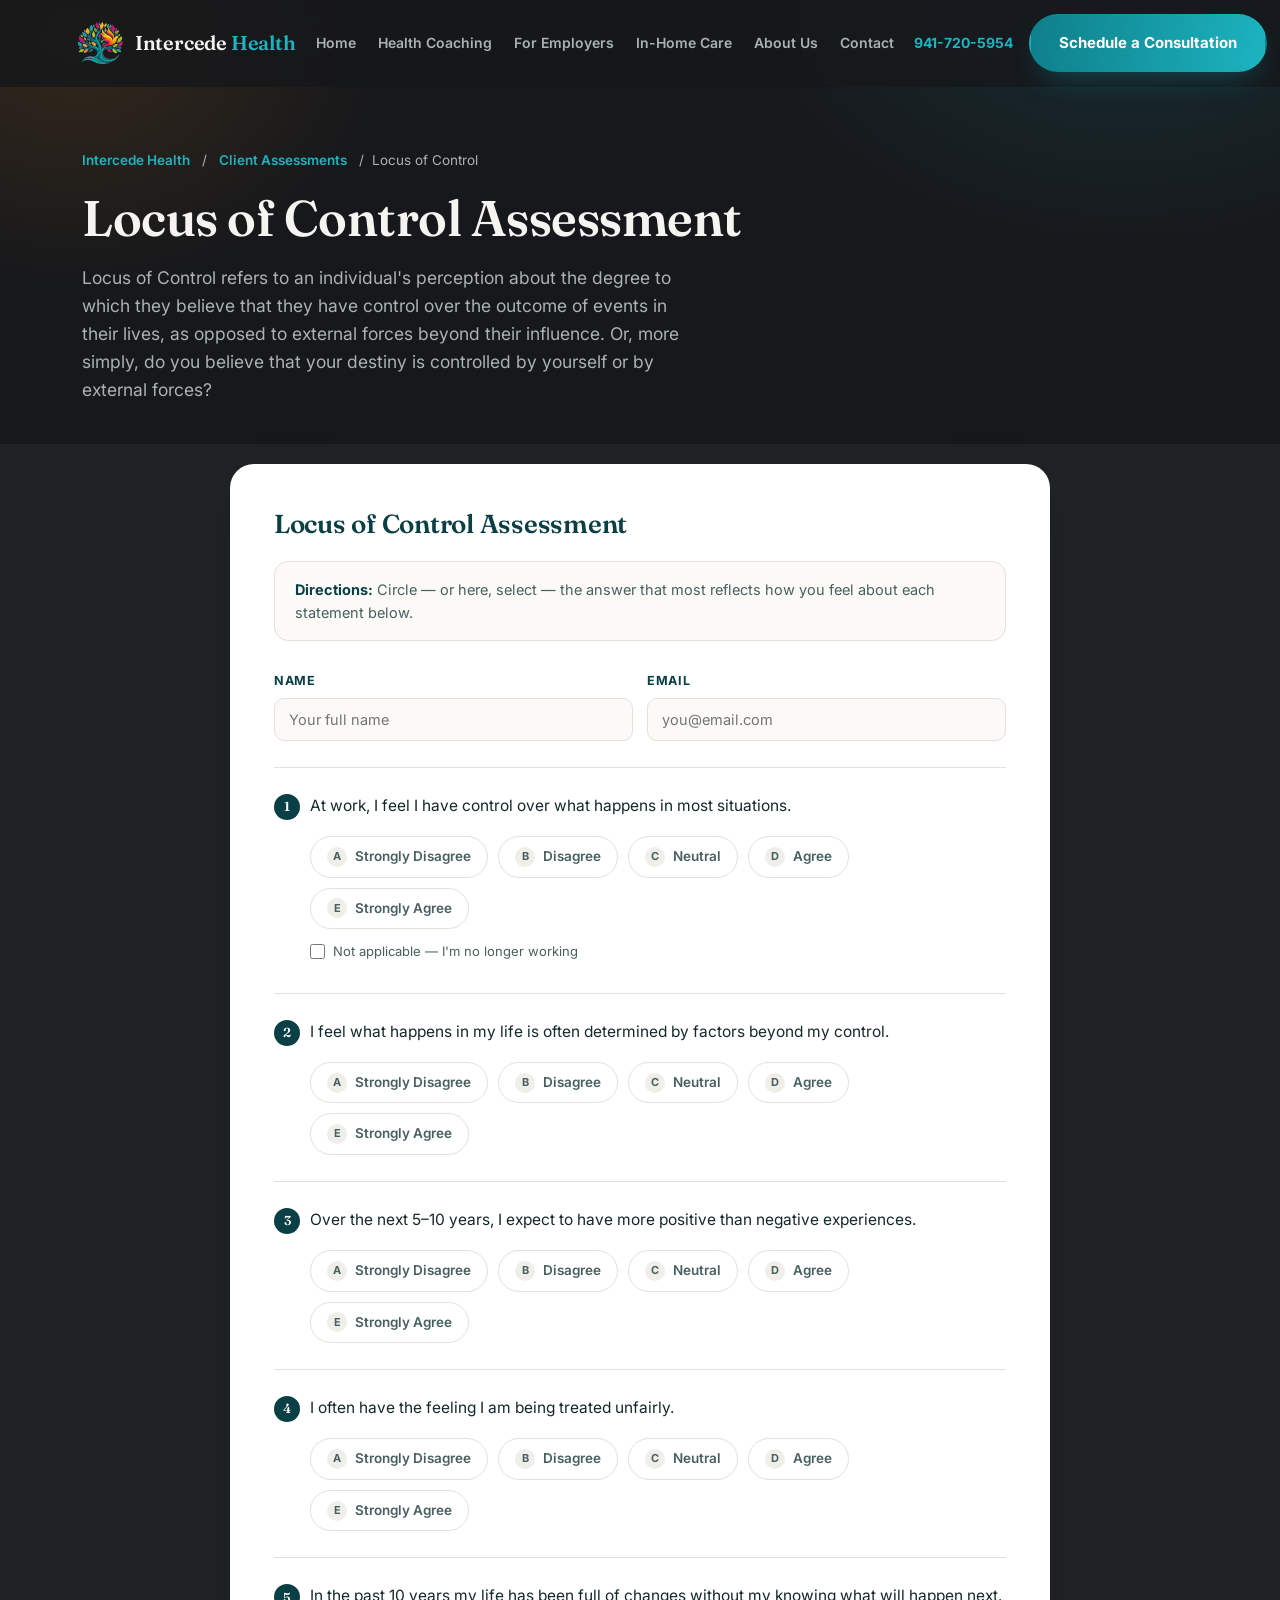
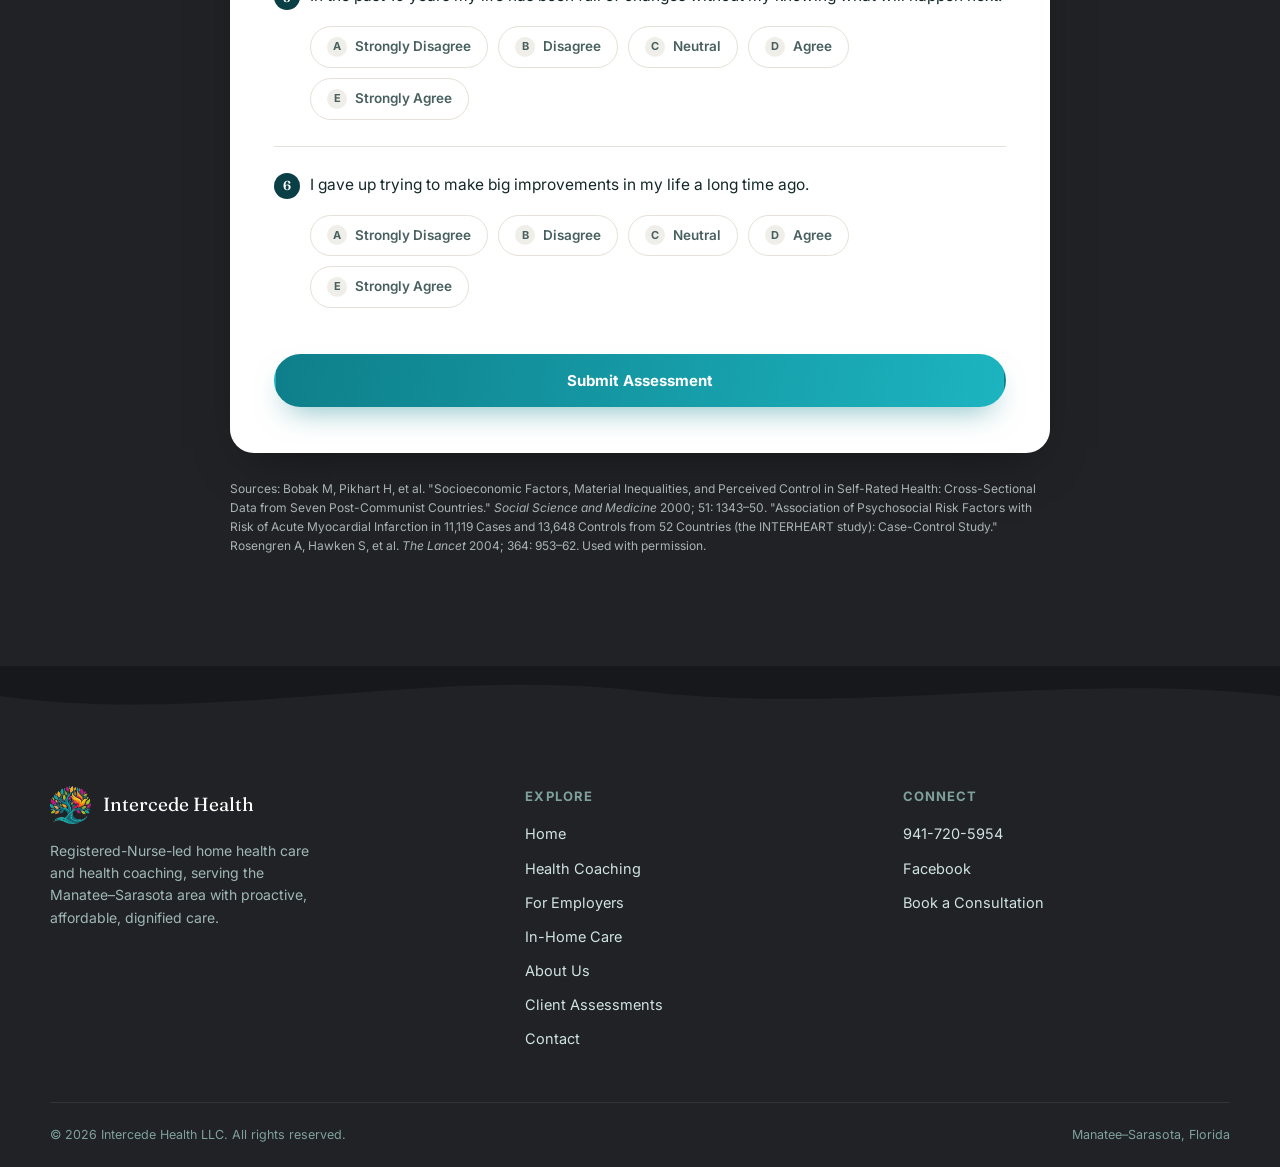
<file: locus-of-control-assessment.html>
<!DOCTYPE html>
<html lang="en">
<head>
<meta charset="UTF-8">
<meta name="viewport" content="width=device-width, initial-scale=1.0">
<title>Locus of Control Assessment — Intercede Health</title>
<meta name="description" content="Locus of Control self-assessment for Intercede Health RN Health Coaching clients.">
<link rel="icon" type="image/png" href="logo.png">
<link rel="preconnect" href="https://fonts.googleapis.com">
<link rel="preconnect" href="https://fonts.gstatic.com" crossorigin>
<link href="https://fonts.googleapis.com/css2?family=Fraunces:ital,opsz,wght@0,9..144,400;0,9..144,500;0,9..144,600;0,9..144,700;1,9..144,500&family=Inter:wght@400;500;600;700;800&display=swap" rel="stylesheet">
<link rel="stylesheet" href="assets/site-common.css">
</head>
<body>

<header id="siteHeader">
  <div class="nav">
    <a href="index.html#top" class="brand">
      <img src="logo.png" width="45" height="42" alt="Intercede Health logo — a tree of colorful leaves rising into a phoenix, above a teal wave">
      <span class="brand-word">Intercede <span>Health</span></span>
    </a>
    <nav class="links">
      <a href="index.html#home">Home</a>
      <a href="index.html#health-coaching">Health Coaching</a>
      <a href="index.html#employers">For Employers</a>
      <a href="index.html#in-home-care">In-Home Care</a>
      <a href="index.html#about">About Us</a>
      <a href="index.html#contact">Contact</a>
    </nav>
    <div class="nav-cta">
      <a href="tel:19417205954" class="nav-phone">941-720-5954</a>
      <a href="index.html#contact" class="btn btn-primary">Schedule a Consultation</a>
      <button class="burger" id="burgerBtn" aria-label="Open menu"><span></span><span></span><span></span></button>
    </div>
  </div>
</header>

<div class="mobile-panel" id="mobilePanel">
  <a href="index.html#home">Home</a>
  <a href="index.html#health-coaching">Health Coaching</a>
  <a href="index.html#employers">For Employers</a>
  <a href="index.html#in-home-care">In-Home Care</a>
  <a href="index.html#about">About Us</a>
  <a href="index.html#contact">Contact</a>
  <a href="tel:19417205954" class="btn btn-primary" style="align-self:flex-start;margin-top:10px;">Call 941-720-5954</a>
</div>

<main id="top">

  <section class="page-hero" style="padding-bottom:40px;">
    <div class="wrap">
      <div class="crumb reveal in"><a href="index.html#top">Intercede Health</a> &nbsp;/&nbsp; <a href="assessments.html">Client Assessments</a> &nbsp;/&nbsp; Locus of Control</div>
      <h1 class="reveal in">Locus of Control Assessment</h1>
      <p class="lead reveal in">Locus of Control refers to an individual's perception about the degree to which they believe that they have control over the outcome of events in their lives, as opposed to external forces beyond their influence. Or, more simply, do you believe that your destiny is controlled by yourself or by external forces?</p>
    </div>
  </section>

  <section class="assess-wrap" style="padding-top:20px;">
    <div class="wrap">
      <form class="assess-card reveal in" id="locusForm" action="https://formspree.io/f/xyegvkga" method="POST" onsubmit="return handleAssessSubmit(event);" novalidate>
        <div id="locusFields">
          <h2>Locus of Control Assessment</h2>
          <div class="assess-directions"><strong>Directions:</strong> Circle — or here, select — the answer that most reflects how you feel about each statement below.</div>

          <div class="assess-client-fields">
            <div class="field">
              <label for="lc_name">Name</label>
              <input id="lc_name" name="name" type="text" placeholder="Your full name" autocomplete="name" required>
            </div>
            <div class="field">
              <label for="lc_email">Email</label>
              <input id="lc_email" name="email" type="email" placeholder="you@email.com" autocomplete="email" required>
            </div>
          </div>

          <!-- Q1 -->
          <div class="q-block">
            <div class="q-text"><span class="q-num">1</span> At work, I feel I have control over what happens in most situations.</div>
            <div class="scale-row" id="row1">
              <label class="scale-opt"><input type="radio" name="q1" value="A" required><span><b>A</b> Strongly Disagree</span></label>
              <label class="scale-opt"><input type="radio" name="q1" value="B"><span><b>B</b> Disagree</span></label>
              <label class="scale-opt"><input type="radio" name="q1" value="C"><span><b>C</b> Neutral</span></label>
              <label class="scale-opt"><input type="radio" name="q1" value="D"><span><b>D</b> Agree</span></label>
              <label class="scale-opt"><input type="radio" name="q1" value="E"><span><b>E</b> Strongly Agree</span></label>
            </div>
            <div class="na-row">
              <label><input type="checkbox" id="q1na"> Not applicable — I'm no longer working</label>
            </div>
          </div>

          <!-- Q2 -->
          <div class="q-block">
            <div class="q-text"><span class="q-num">2</span> I feel what happens in my life is often determined by factors beyond my control.</div>
            <div class="scale-row">
              <label class="scale-opt"><input type="radio" name="q2" value="A" required><span><b>A</b> Strongly Disagree</span></label>
              <label class="scale-opt"><input type="radio" name="q2" value="B"><span><b>B</b> Disagree</span></label>
              <label class="scale-opt"><input type="radio" name="q2" value="C"><span><b>C</b> Neutral</span></label>
              <label class="scale-opt"><input type="radio" name="q2" value="D"><span><b>D</b> Agree</span></label>
              <label class="scale-opt"><input type="radio" name="q2" value="E"><span><b>E</b> Strongly Agree</span></label>
            </div>
          </div>

          <!-- Q3 -->
          <div class="q-block">
            <div class="q-text"><span class="q-num">3</span> Over the next 5–10 years, I expect to have more positive than negative experiences.</div>
            <div class="scale-row">
              <label class="scale-opt"><input type="radio" name="q3" value="A" required><span><b>A</b> Strongly Disagree</span></label>
              <label class="scale-opt"><input type="radio" name="q3" value="B"><span><b>B</b> Disagree</span></label>
              <label class="scale-opt"><input type="radio" name="q3" value="C"><span><b>C</b> Neutral</span></label>
              <label class="scale-opt"><input type="radio" name="q3" value="D"><span><b>D</b> Agree</span></label>
              <label class="scale-opt"><input type="radio" name="q3" value="E"><span><b>E</b> Strongly Agree</span></label>
            </div>
          </div>

          <!-- Q4 -->
          <div class="q-block">
            <div class="q-text"><span class="q-num">4</span> I often have the feeling I am being treated unfairly.</div>
            <div class="scale-row">
              <label class="scale-opt"><input type="radio" name="q4" value="A" required><span><b>A</b> Strongly Disagree</span></label>
              <label class="scale-opt"><input type="radio" name="q4" value="B"><span><b>B</b> Disagree</span></label>
              <label class="scale-opt"><input type="radio" name="q4" value="C"><span><b>C</b> Neutral</span></label>
              <label class="scale-opt"><input type="radio" name="q4" value="D"><span><b>D</b> Agree</span></label>
              <label class="scale-opt"><input type="radio" name="q4" value="E"><span><b>E</b> Strongly Agree</span></label>
            </div>
          </div>

          <!-- Q5 -->
          <div class="q-block">
            <div class="q-text"><span class="q-num">5</span> In the past 10 years my life has been full of changes without my knowing what will happen next.</div>
            <div class="scale-row">
              <label class="scale-opt"><input type="radio" name="q5" value="A" required><span><b>A</b> Strongly Disagree</span></label>
              <label class="scale-opt"><input type="radio" name="q5" value="B"><span><b>B</b> Disagree</span></label>
              <label class="scale-opt"><input type="radio" name="q5" value="C"><span><b>C</b> Neutral</span></label>
              <label class="scale-opt"><input type="radio" name="q5" value="D"><span><b>D</b> Agree</span></label>
              <label class="scale-opt"><input type="radio" name="q5" value="E"><span><b>E</b> Strongly Agree</span></label>
            </div>
          </div>

          <!-- Q6 -->
          <div class="q-block">
            <div class="q-text"><span class="q-num">6</span> I gave up trying to make big improvements in my life a long time ago.</div>
            <div class="scale-row">
              <label class="scale-opt"><input type="radio" name="q6" value="A" required><span><b>A</b> Strongly Disagree</span></label>
              <label class="scale-opt"><input type="radio" name="q6" value="B"><span><b>B</b> Disagree</span></label>
              <label class="scale-opt"><input type="radio" name="q6" value="C"><span><b>C</b> Neutral</span></label>
              <label class="scale-opt"><input type="radio" name="q6" value="D"><span><b>D</b> Agree</span></label>
              <label class="scale-opt"><input type="radio" name="q6" value="E"><span><b>E</b> Strongly Agree</span></label>
            </div>
          </div>

          <!-- hidden fields carrying the computed score to Jamie -->
          <input type="hidden" name="score_total" id="score_total">
          <input type="hidden" name="score_average" id="score_average">
          <input type="hidden" name="score_category" id="score_category">
          <input type="hidden" name="_subject" value="Locus of Control Assessment — Intercede Health">
          <input type="text" name="_gotcha" style="display:none" tabindex="-1" autocomplete="off">

          <button type="submit" class="btn btn-primary" id="assessSubmitBtn">Submit Assessment</button>
          <p class="field-error" id="assessError">Something went wrong sending your assessment — please call us at <a href="tel:19417205954">941-720-5954</a> or try again.</p>
        </div>

        <div class="form-success" id="assessSuccess">
          <div class="check">
            <svg width="26" height="26" viewBox="0 0 24 24" fill="none"><path d="M20 6L9 17l-5-5" stroke="#5a9a1f" stroke-width="2.5" stroke-linecap="round" stroke-linejoin="round"/></svg>
          </div>
          <h3>Assessment submitted</h3>
          <p id="assessSummary">Thanks — your responses have been sent to Jamie.</p>
          <div class="assess-result show" id="resultBox" style="text-align:left;margin-top:22px;">
            <div class="score-row">
              <div><strong id="resTotal">–</strong><span>Total Score</span></div>
              <div><strong id="resAvg">–</strong><span>Average</span></div>
            </div>
            <p>Your category: <strong id="resCategory" style="color:var(--teal-deep);">–</strong></p>
            <p style="margin-top:10px;">
              Low internal locus of control = 3 or less &nbsp;·&nbsp;
              Moderate = above 3 to 3.3 &nbsp;·&nbsp;
              Medium = above 3.3 to 3.7 &nbsp;·&nbsp;
              High = above 3.7
            </p>
          </div>
        </div>
      </form>

      <p style="max-width:820px;margin:26px auto 0;font-size:12px;color:var(--ink-soft);line-height:1.6;">
        Sources: Bobak M, Pikhart H, et al. "Socioeconomic Factors, Material Inequalities, and Perceived Control in Self-Rated Health: Cross-Sectional Data from Seven Post-Communist Countries." <em>Social Science and Medicine</em> 2000; 51: 1343–50. "Association of Psychosocial Risk Factors with Risk of Acute Myocardial Infarction in 11,119 Cases and 13,648 Controls from 52 Countries (the INTERHEART study): Case-Control Study." Rosengren A, Hawken S, et al. <em>The Lancet</em> 2004; 364: 953–62. Used with permission.
      </p>
    </div>
  </section>

</main>

<footer>
  <div class="foot-wave">
    <svg viewBox="0 0 1440 60" preserveAspectRatio="none"><path d="M0,30 C 240,60 480,0 720,25 C 960,50 1200,5 1440,30 L1440,0 L0,0 Z" style="fill:var(--cream);"/></svg>
  </div>
  <div class="wrap foot-main">
    <div>
      <div class="foot-brand">
        <img src="logo.png" width="41" height="38" alt="Intercede Health logo">
        <span>Intercede Health</span>
      </div>
      <p>Registered-Nurse-led home health care and health coaching, serving the Manatee–Sarasota area with proactive, affordable, dignified care.</p>
    </div>
    <div class="foot-col">
      <h5>Explore</h5>
      <a href="index.html#home">Home</a>
      <a href="index.html#health-coaching">Health Coaching</a>
      <a href="index.html#employers">For Employers</a>
      <a href="index.html#in-home-care">In-Home Care</a>
      <a href="index.html#about">About Us</a>
      <a href="assessments.html">Client Assessments</a>
      <a href="index.html#contact">Contact</a>
    </div>
    <div class="foot-col">
      <h5>Connect</h5>
      <a href="tel:19417205954">941-720-5954</a>
      <a href="https://www.facebook.com/1221563171030757" target="_blank" rel="noopener">Facebook</a>
      <a href="index.html#contact">Book a Consultation</a>
    </div>
  </div>
  <div class="wrap foot-bottom">
    <span>© 2026 Intercede Health LLC. All rights reserved.</span>
    <span>Manatee–Sarasota, Florida</span>
  </div>
</footer>

<script src="assets/site-common.js"></script>
<script>
  // Allow skipping question 1 via the "not applicable" checkbox
  const q1na = document.getElementById('q1na');
  const row1 = document.getElementById('row1');
  q1na.addEventListener('change', () => {
    const radios = row1.querySelectorAll('input[type="radio"]');
    radios.forEach(r => {
      if (q1na.checked) {
        r.checked = false;
        r.required = false;
        r.disabled = true;
      } else {
        r.disabled = false;
        r.required = true;
      }
    });
    row1.style.opacity = q1na.checked ? '0.45' : '1';
  });

  const FORWARD = { A: 1, B: 2, C: 3, D: 4, E: 5 };   // items 1 & 3
  const REVERSE = { A: 5, B: 4, C: 3, D: 2, E: 1 };   // items 2, 4, 5, 6
  const REVERSE_ITEMS = [2, 4, 5, 6];

  function computeScore(form) {
    let sum = 0, count = 0;
    for (let i = 1; i <= 6; i++) {
      if (i === 1 && q1na.checked) continue;
      const checked = form.querySelector(`input[name="q${i}"]:checked`);
      if (!checked) return null;
      const pts = REVERSE_ITEMS.includes(i) ? REVERSE[checked.value] : FORWARD[checked.value];
      sum += pts;
      count++;
    }
    const avg = sum / count;
    let category;
    if (avg <= 3) category = 'Low internal locus of control';
    else if (avg <= 3.3) category = 'Moderate internal locus of control';
    else if (avg <= 3.7) category = 'Medium locus of control';
    else category = 'High locus of control';
    return { sum, avg: Math.round(avg * 100) / 100, category };
  }

  function handleAssessSubmit(event) {
    event.preventDefault();
    const form = event.target;

    if (!form.checkValidity()) {
      form.reportValidity();
      return false;
    }

    const result = computeScore(form);
    if (!result) {
      alert('Please answer every question before submitting (or mark Question 1 as not applicable).');
      return false;
    }

    document.getElementById('score_total').value = result.sum;
    document.getElementById('score_average').value = result.avg;
    document.getElementById('score_category').value = result.category;

    const name = document.getElementById('lc_name').value.trim();
    const btn = document.getElementById('assessSubmitBtn');
    const errorNote = document.getElementById('assessError');
    btn.disabled = true;
    btn.textContent = 'Sending…';
    if (errorNote) errorNote.style.display = 'none';

    fetch(form.action, {
      method: 'POST',
      body: new FormData(form),
      headers: { 'Accept': 'application/json' }
    })
      .then((response) => {
        if (!response.ok) throw new Error('submission failed');

        document.getElementById('assessSummary').textContent =
          `Thanks, ${name}! Your responses have been sent to Jamie.`;
        document.getElementById('resTotal').textContent = result.sum;
        document.getElementById('resAvg').textContent = result.avg;
        document.getElementById('resCategory').textContent = result.category;

        document.getElementById('locusFields').style.display = 'none';
        document.getElementById('assessSuccess').classList.add('show');
      })
      .catch(() => {
        btn.disabled = false;
        btn.textContent = 'Submit Assessment';
        if (errorNote) {
          errorNote.style.display = 'block';
        } else {
          alert('Something went wrong sending your assessment — please call us at 941-720-5954 or try again.');
        }
      });

    return false;
  }
</script>
</body>
</html>
</file>
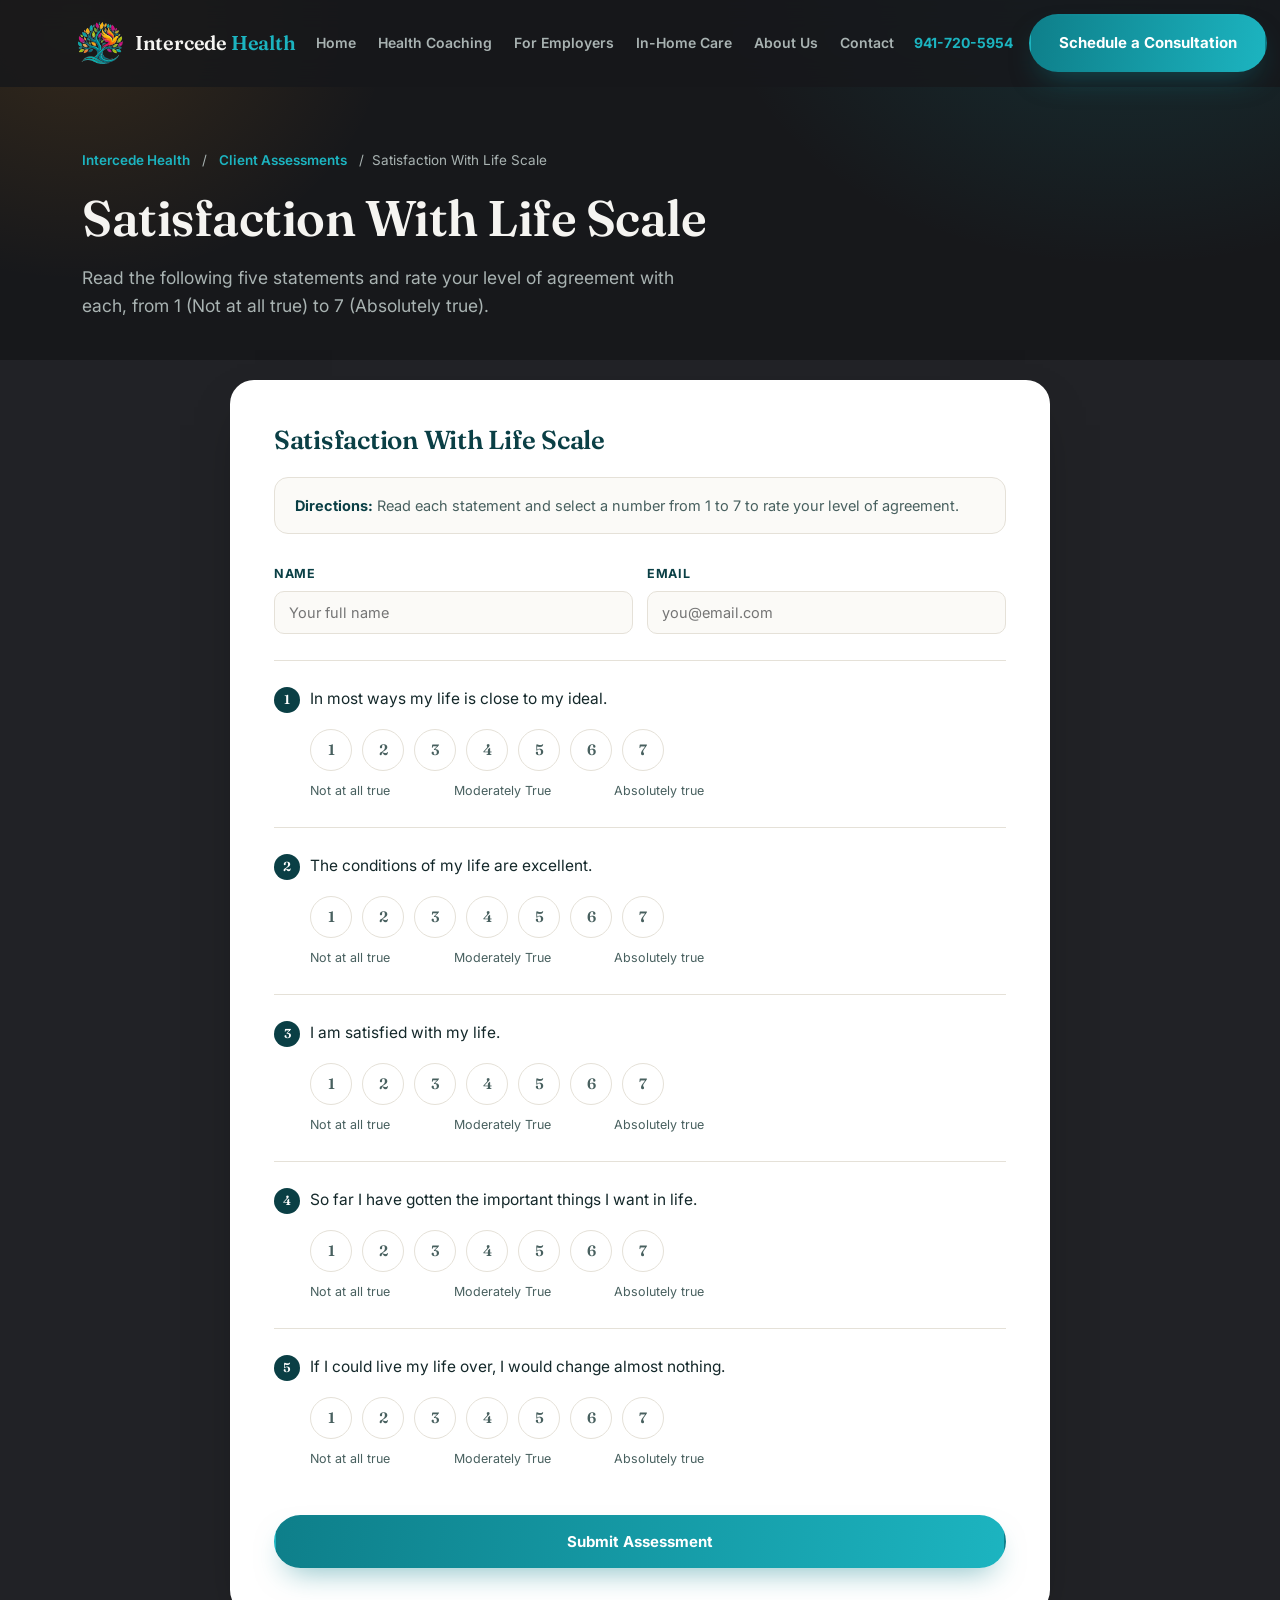
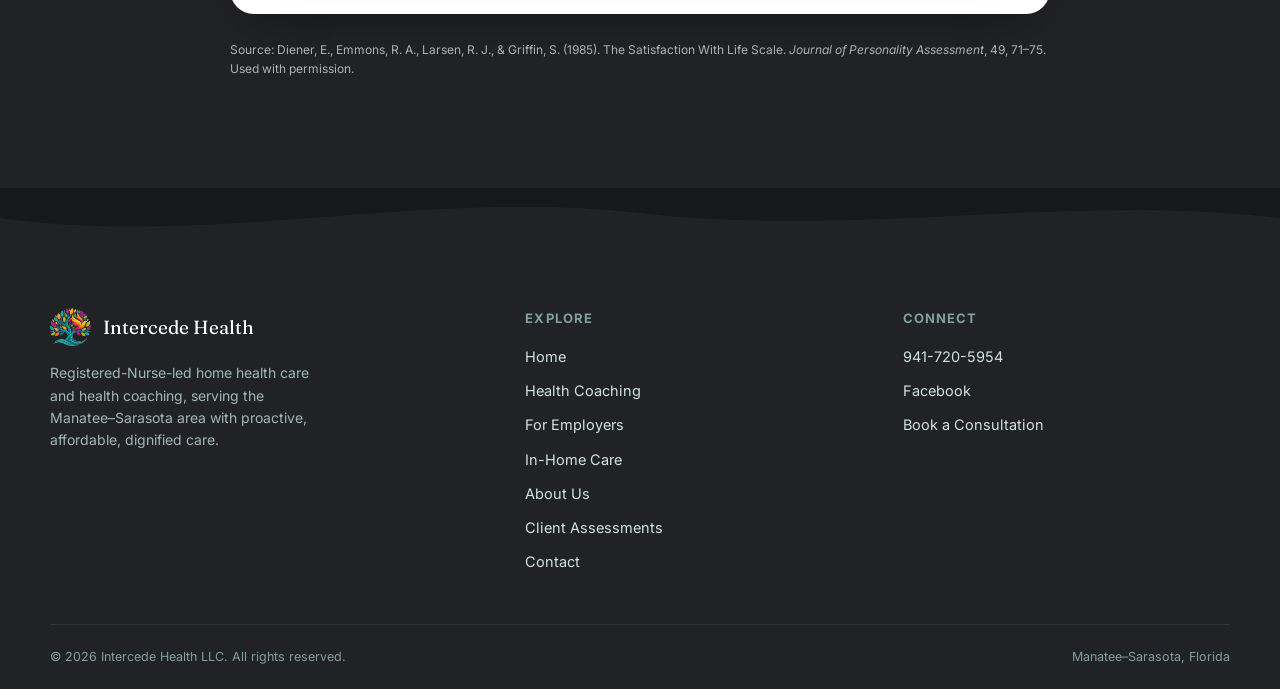
<file: satisfaction-with-life-scale.html>
<!DOCTYPE html>
<html lang="en">
<head>
<meta charset="UTF-8">
<meta name="viewport" content="width=device-width, initial-scale=1.0">
<title>Satisfaction With Life Scale — Intercede Health</title>
<meta name="description" content="Satisfaction With Life Scale self-assessment for Intercede Health RN Health Coaching clients.">
<link rel="icon" type="image/png" href="logo.png">
<link rel="preconnect" href="https://fonts.googleapis.com">
<link rel="preconnect" href="https://fonts.gstatic.com" crossorigin>
<link href="https://fonts.googleapis.com/css2?family=Fraunces:ital,opsz,wght@0,9..144,400;0,9..144,500;0,9..144,600;0,9..144,700;1,9..144,500&family=Inter:wght@400;500;600;700;800&display=swap" rel="stylesheet">
<link rel="stylesheet" href="assets/site-common.css">
</head>
<body>

<header id="siteHeader">
  <div class="nav">
    <a href="index.html#top" class="brand">
      <img src="logo.png" width="45" height="42" alt="Intercede Health logo — a tree of colorful leaves rising into a phoenix, above a teal wave">
      <span class="brand-word">Intercede <span>Health</span></span>
    </a>
    <nav class="links">
      <a href="index.html#home">Home</a>
      <a href="index.html#health-coaching">Health Coaching</a>
      <a href="index.html#employers">For Employers</a>
      <a href="index.html#in-home-care">In-Home Care</a>
      <a href="index.html#about">About Us</a>
      <a href="index.html#contact">Contact</a>
    </nav>
    <div class="nav-cta">
      <a href="tel:19417205954" class="nav-phone">941-720-5954</a>
      <a href="index.html#contact" class="btn btn-primary">Schedule a Consultation</a>
      <button class="burger" id="burgerBtn" aria-label="Open menu"><span></span><span></span><span></span></button>
    </div>
  </div>
</header>

<div class="mobile-panel" id="mobilePanel">
  <a href="index.html#home">Home</a>
  <a href="index.html#health-coaching">Health Coaching</a>
  <a href="index.html#employers">For Employers</a>
  <a href="index.html#in-home-care">In-Home Care</a>
  <a href="index.html#about">About Us</a>
  <a href="index.html#contact">Contact</a>
  <a href="tel:19417205954" class="btn btn-primary" style="align-self:flex-start;margin-top:10px;">Call 941-720-5954</a>
</div>

<main id="top">

  <section class="page-hero" style="padding-bottom:40px;">
    <div class="wrap">
      <div class="crumb reveal in"><a href="index.html#top">Intercede Health</a> &nbsp;/&nbsp; <a href="assessments.html">Client Assessments</a> &nbsp;/&nbsp; Satisfaction With Life Scale</div>
      <h1 class="reveal in">Satisfaction With Life Scale</h1>
      <p class="lead reveal in">Read the following five statements and rate your level of agreement with each, from 1 (Not at all true) to 7 (Absolutely true).</p>
    </div>
  </section>

  <section class="assess-wrap" style="padding-top:20px;">
    <div class="wrap">
      <form class="assess-card reveal in" id="swlsForm" action="https://formspree.io/f/xyegvkga" method="POST" onsubmit="return handleAssessSubmit(event);" novalidate>
        <div id="swlsFields">
          <h2>Satisfaction With Life Scale</h2>
          <div class="assess-directions"><strong>Directions:</strong> Read each statement and select a number from 1 to 7 to rate your level of agreement.</div>

          <div class="assess-client-fields">
            <div class="field">
              <label for="sw_name">Name</label>
              <input id="sw_name" name="name" type="text" placeholder="Your full name" autocomplete="name" required>
            </div>
            <div class="field">
              <label for="sw_email">Email</label>
              <input id="sw_email" name="email" type="email" placeholder="you@email.com" autocomplete="email" required>
            </div>
          </div>

          <!-- Q1 -->
          <div class="q-block">
            <div class="q-text"><span class="q-num">1</span> In most ways my life is close to my ideal.</div>
            <div class="scale-row" id="swls-q1">
              <label class="scale-opt scale-opt-num"><input type="radio" name="q1" value="1" required><span>1</span></label>
              <label class="scale-opt scale-opt-num"><input type="radio" name="q1" value="2"><span>2</span></label>
              <label class="scale-opt scale-opt-num"><input type="radio" name="q1" value="3"><span>3</span></label>
              <label class="scale-opt scale-opt-num"><input type="radio" name="q1" value="4"><span>4</span></label>
              <label class="scale-opt scale-opt-num"><input type="radio" name="q1" value="5"><span>5</span></label>
              <label class="scale-opt scale-opt-num"><input type="radio" name="q1" value="6"><span>6</span></label>
              <label class="scale-opt scale-opt-num"><input type="radio" name="q1" value="7"><span>7</span></label>
            </div>
            <div class="scale-caption"><span>Not at all true</span><span>Moderately True</span><span>Absolutely true</span></div>
          </div>

          <!-- Q2 -->
          <div class="q-block">
            <div class="q-text"><span class="q-num">2</span> The conditions of my life are excellent.</div>
            <div class="scale-row">
              <label class="scale-opt scale-opt-num"><input type="radio" name="q2" value="1" required><span>1</span></label>
              <label class="scale-opt scale-opt-num"><input type="radio" name="q2" value="2"><span>2</span></label>
              <label class="scale-opt scale-opt-num"><input type="radio" name="q2" value="3"><span>3</span></label>
              <label class="scale-opt scale-opt-num"><input type="radio" name="q2" value="4"><span>4</span></label>
              <label class="scale-opt scale-opt-num"><input type="radio" name="q2" value="5"><span>5</span></label>
              <label class="scale-opt scale-opt-num"><input type="radio" name="q2" value="6"><span>6</span></label>
              <label class="scale-opt scale-opt-num"><input type="radio" name="q2" value="7"><span>7</span></label>
            </div>
            <div class="scale-caption"><span>Not at all true</span><span>Moderately True</span><span>Absolutely true</span></div>
          </div>

          <!-- Q3 -->
          <div class="q-block">
            <div class="q-text"><span class="q-num">3</span> I am satisfied with my life.</div>
            <div class="scale-row">
              <label class="scale-opt scale-opt-num"><input type="radio" name="q3" value="1" required><span>1</span></label>
              <label class="scale-opt scale-opt-num"><input type="radio" name="q3" value="2"><span>2</span></label>
              <label class="scale-opt scale-opt-num"><input type="radio" name="q3" value="3"><span>3</span></label>
              <label class="scale-opt scale-opt-num"><input type="radio" name="q3" value="4"><span>4</span></label>
              <label class="scale-opt scale-opt-num"><input type="radio" name="q3" value="5"><span>5</span></label>
              <label class="scale-opt scale-opt-num"><input type="radio" name="q3" value="6"><span>6</span></label>
              <label class="scale-opt scale-opt-num"><input type="radio" name="q3" value="7"><span>7</span></label>
            </div>
            <div class="scale-caption"><span>Not at all true</span><span>Moderately True</span><span>Absolutely true</span></div>
          </div>

          <!-- Q4 -->
          <div class="q-block">
            <div class="q-text"><span class="q-num">4</span> So far I have gotten the important things I want in life.</div>
            <div class="scale-row">
              <label class="scale-opt scale-opt-num"><input type="radio" name="q4" value="1" required><span>1</span></label>
              <label class="scale-opt scale-opt-num"><input type="radio" name="q4" value="2"><span>2</span></label>
              <label class="scale-opt scale-opt-num"><input type="radio" name="q4" value="3"><span>3</span></label>
              <label class="scale-opt scale-opt-num"><input type="radio" name="q4" value="4"><span>4</span></label>
              <label class="scale-opt scale-opt-num"><input type="radio" name="q4" value="5"><span>5</span></label>
              <label class="scale-opt scale-opt-num"><input type="radio" name="q4" value="6"><span>6</span></label>
              <label class="scale-opt scale-opt-num"><input type="radio" name="q4" value="7"><span>7</span></label>
            </div>
            <div class="scale-caption"><span>Not at all true</span><span>Moderately True</span><span>Absolutely true</span></div>
          </div>

          <!-- Q5 -->
          <div class="q-block">
            <div class="q-text"><span class="q-num">5</span> If I could live my life over, I would change almost nothing.</div>
            <div class="scale-row">
              <label class="scale-opt scale-opt-num"><input type="radio" name="q5" value="1" required><span>1</span></label>
              <label class="scale-opt scale-opt-num"><input type="radio" name="q5" value="2"><span>2</span></label>
              <label class="scale-opt scale-opt-num"><input type="radio" name="q5" value="3"><span>3</span></label>
              <label class="scale-opt scale-opt-num"><input type="radio" name="q5" value="4"><span>4</span></label>
              <label class="scale-opt scale-opt-num"><input type="radio" name="q5" value="5"><span>5</span></label>
              <label class="scale-opt scale-opt-num"><input type="radio" name="q5" value="6"><span>6</span></label>
              <label class="scale-opt scale-opt-num"><input type="radio" name="q5" value="7"><span>7</span></label>
            </div>
            <div class="scale-caption"><span>Not at all true</span><span>Moderately True</span><span>Absolutely true</span></div>
          </div>

          <!-- hidden fields carrying the computed score to Jamie -->
          <input type="hidden" name="score_total" id="score_total">
          <input type="hidden" name="score_category" id="score_category">
          <input type="hidden" name="_subject" value="Satisfaction With Life Scale — Intercede Health">
          <input type="text" name="_gotcha" style="display:none" tabindex="-1" autocomplete="off">

          <button type="submit" class="btn btn-primary" id="assessSubmitBtn">Submit Assessment</button>
          <p class="field-error" id="assessError">Something went wrong sending your assessment — please call us at <a href="tel:19417205954">941-720-5954</a> or try again.</p>
        </div>

        <div class="form-success" id="assessSuccess">
          <div class="check">
            <svg width="26" height="26" viewBox="0 0 24 24" fill="none"><path d="M20 6L9 17l-5-5" stroke="#5a9a1f" stroke-width="2.5" stroke-linecap="round" stroke-linejoin="round"/></svg>
          </div>
          <h3>Assessment submitted</h3>
          <p id="assessSummary">Thanks — your responses have been sent to Jamie.</p>
          <div class="assess-result show" id="resultBox" style="text-align:left;margin-top:22px;">
            <div class="score-row">
              <div><strong id="resTotal">–</strong><span>Total Score</span></div>
            </div>
            <p>Your category: <strong id="resCategory" style="color:var(--teal-deep);">–</strong></p>
            <p style="margin-top:10px;">
              31–35 Extremely Satisfied &nbsp;·&nbsp; 26–30 Very Satisfied &nbsp;·&nbsp; 21–25 Slightly Satisfied &nbsp;·&nbsp;
              20 Neutral Point &nbsp;·&nbsp; 15–19 Slightly Dissatisfied &nbsp;·&nbsp; 10–14 Dissatisfied &nbsp;·&nbsp; 5–9 Extremely Dissatisfied
            </p>
          </div>
        </div>
      </form>

      <p style="max-width:820px;margin:26px auto 0;font-size:12px;color:var(--ink-soft);line-height:1.6;">
        Source: Diener, E., Emmons, R. A., Larsen, R. J., &amp; Griffin, S. (1985). The Satisfaction With Life Scale. <em>Journal of Personality Assessment</em>, 49, 71–75. Used with permission.
      </p>
    </div>
  </section>

</main>

<footer>
  <div class="foot-wave">
    <svg viewBox="0 0 1440 60" preserveAspectRatio="none"><path d="M0,30 C 240,60 480,0 720,25 C 960,50 1200,5 1440,30 L1440,0 L0,0 Z" style="fill:var(--cream);"/></svg>
  </div>
  <div class="wrap foot-main">
    <div>
      <div class="foot-brand">
        <img src="logo.png" width="41" height="38" alt="Intercede Health logo">
        <span>Intercede Health</span>
      </div>
      <p>Registered-Nurse-led home health care and health coaching, serving the Manatee–Sarasota area with proactive, affordable, dignified care.</p>
    </div>
    <div class="foot-col">
      <h5>Explore</h5>
      <a href="index.html#home">Home</a>
      <a href="index.html#health-coaching">Health Coaching</a>
      <a href="index.html#employers">For Employers</a>
      <a href="index.html#in-home-care">In-Home Care</a>
      <a href="index.html#about">About Us</a>
      <a href="assessments.html">Client Assessments</a>
      <a href="index.html#contact">Contact</a>
    </div>
    <div class="foot-col">
      <h5>Connect</h5>
      <a href="tel:19417205954">941-720-5954</a>
      <a href="https://www.facebook.com/1221563171030757" target="_blank" rel="noopener">Facebook</a>
      <a href="index.html#contact">Book a Consultation</a>
    </div>
  </div>
  <div class="wrap foot-bottom">
    <span>© 2026 Intercede Health LLC. All rights reserved.</span>
    <span>Manatee–Sarasota, Florida</span>
  </div>
</footer>

<script src="assets/site-common.js"></script>
<script>
  function computeScore(form) {
    let sum = 0;
    for (let i = 1; i <= 5; i++) {
      const checked = form.querySelector(`input[name="q${i}"]:checked`);
      if (!checked) return null;
      sum += Number(checked.value);
    }
    let category;
    if (sum >= 31) category = 'Extremely Satisfied';
    else if (sum >= 26) category = 'Very Satisfied';
    else if (sum >= 21) category = 'Slightly Satisfied';
    else if (sum === 20) category = 'Neutral Point';
    else if (sum >= 15) category = 'Slightly Dissatisfied';
    else if (sum >= 10) category = 'Dissatisfied';
    else category = 'Extremely Dissatisfied';
    return { sum, category };
  }

  function handleAssessSubmit(event) {
    event.preventDefault();
    const form = event.target;

    if (!form.checkValidity()) {
      form.reportValidity();
      return false;
    }

    const result = computeScore(form);
    if (!result) {
      alert('Please answer every question before submitting.');
      return false;
    }

    document.getElementById('score_total').value = result.sum;
    document.getElementById('score_category').value = result.category;

    const name = document.getElementById('sw_name').value.trim();
    const btn = document.getElementById('assessSubmitBtn');
    const errorNote = document.getElementById('assessError');
    btn.disabled = true;
    btn.textContent = 'Sending…';
    if (errorNote) errorNote.style.display = 'none';

    fetch(form.action, {
      method: 'POST',
      body: new FormData(form),
      headers: { 'Accept': 'application/json' }
    })
      .then((response) => {
        if (!response.ok) throw new Error('submission failed');

        document.getElementById('assessSummary').textContent =
          `Thanks, ${name}! Your responses have been sent to Jamie.`;
        document.getElementById('resTotal').textContent = result.sum;
        document.getElementById('resCategory').textContent = result.category;

        document.getElementById('swlsFields').style.display = 'none';
        document.getElementById('assessSuccess').classList.add('show');
      })
      .catch(() => {
        btn.disabled = false;
        btn.textContent = 'Submit Assessment';
        if (errorNote) {
          errorNote.style.display = 'block';
        } else {
          alert('Something went wrong sending your assessment — please call us at 941-720-5954 or try again.');
        }
      });

    return false;
  }
</script>
</body>
</html>
</file>
<file: assets/site-common.css>
/* ============================================================
   Intercede Health — shared styles for secondary pages
   (client assessments, intake forms, etc.)
   Mirrors the design system in index.html so these pages feel
   like part of the same site.
   ============================================================ */

:root{
  --teal-deep:   #0a3f45;
  --teal:        #0e7f8a;
  --teal-bright: #1cb4c0;
  --magenta:     #d81e6c;
  --orange:      #f2971d;
  --gold:        #ffb534;
  --green:       #8ac640;
  --cream:       #17181b;
  --paper:       #212226;
  --ink:         #f2f1ee;
  --ink-soft:    #a9b3b2;
  --heading:     #f5f4f1;
  --line:        #33353a;
  --line-light:  #e5e1d8;
  --ink-dark:    #14282a;
  --ink-soft-dark: #48605f;
  --shadow: 0 20px 50px -25px rgba(0,0,0,0.55);
  --ease: cubic-bezier(.22,1,.36,1);
}

*{margin:0;padding:0;box-sizing:border-box;}
html{scroll-behavior:smooth;}
body{
  font-family:'Inter',sans-serif;
  color:var(--ink);
  background:var(--cream);
  line-height:1.6;
  -webkit-font-smoothing:antialiased;
  overflow-x:hidden;
}
h1,h2,h3,h4{
  font-family:'Fraunces',serif;
  font-weight:600;
  line-height:1.12;
  letter-spacing:-0.01em;
  color:var(--heading);
}
a{color:inherit;text-decoration:none;}
img{max-width:100%;display:block;}
.wrap{max-width:1180px;margin:0 auto;padding:0 32px;}
.eyebrow{
  font-family:'Inter',sans-serif;
  font-size:12.5px;
  font-weight:700;
  letter-spacing:0.14em;
  text-transform:uppercase;
  color:var(--teal-bright);
  display:flex;
  align-items:center;
  gap:10px;
  margin-bottom:16px;
}
.eyebrow::before{
  content:"";
  width:22px;height:2px;
  background:var(--orange);
  display:inline-block;
  border-radius:2px;
}
section{position:relative;}
.btn{
  display:inline-flex;
  align-items:center;
  gap:10px;
  font-family:'Inter',sans-serif;
  font-weight:700;
  font-size:15px;
  padding:15px 28px;
  border-radius:100px;
  cursor:pointer;
  border:2px solid transparent;
  transition:transform .35s var(--ease), box-shadow .35s var(--ease), background .3s ease, color .3s ease;
  white-space:nowrap;
}
.btn-primary{
  background:linear-gradient(100deg,var(--teal) 0%, var(--teal-bright) 100%);
  color:#fff;
  box-shadow:0 14px 30px -12px rgba(14,127,138,0.55);
}
.btn-primary:hover{transform:translateY(-2px);box-shadow:0 18px 34px -12px rgba(14,127,138,0.65);}
.btn-ghost{
  border-color:var(--teal-bright);
  color:var(--heading);
  background:transparent;
}
.btn-ghost:hover{background:var(--teal-bright);color:#0a1213;transform:translateY(-2px);}
.btn-light{
  background:#fff;
  color:var(--teal-deep);
}
.btn-light:hover{transform:translateY(-2px);box-shadow:0 14px 30px -10px rgba(0,0,0,0.35);}

/* ---------- NAV ---------- */
header{
  position:fixed;top:0;left:0;right:0;z-index:100;
  background:rgba(23,24,27,0.82);
  backdrop-filter:blur(14px);
  -webkit-backdrop-filter:blur(14px);
  border-bottom:1px solid transparent;
  transition:border-color .3s ease, background .3s ease;
}
header.scrolled{border-bottom-color:var(--line);background:rgba(23,24,27,0.95);}
.nav{
  display:flex;align-items:center;justify-content:space-between;
  padding:14px 28px;max-width:1180px;margin:0 auto;
  gap:20px;
}
.brand{display:flex;align-items:center;gap:12px;flex:none;}
.brand img{height:42px;width:auto;}
.brand-word{font-family:'Fraunces',serif;font-weight:600;font-size:20px;color:var(--heading);letter-spacing:-0.01em;white-space:nowrap;}
.brand-word span{color:var(--teal-bright);}
nav.links{display:flex;align-items:center;gap:22px;flex:none;}
nav.links a{
  font-size:14px;font-weight:600;color:var(--ink-soft);
  position:relative;padding:4px 0;white-space:nowrap;
  transition:color .25s ease;
}
nav.links a::after{
  content:"";position:absolute;left:0;bottom:0;height:2px;width:0;
  background:var(--orange);transition:width .3s var(--ease);
}
nav.links a:hover{color:var(--teal-bright);}
nav.links a:hover::after{width:100%;}
.nav-cta{display:flex;align-items:center;gap:16px;flex:none;}
.nav-phone{font-size:14px;font-weight:700;color:var(--teal-bright);display:flex;align-items:center;gap:6px;white-space:nowrap;}
.burger{display:none;background:none;border:none;cursor:pointer;padding:6px;}
.burger span{display:block;width:24px;height:2px;background:var(--heading);margin:5px 0;border-radius:2px;}
.mobile-panel{
  display:none;position:fixed;inset:0;z-index:99;background:var(--cream);
  padding:110px 32px 40px;flex-direction:column;gap:26px;
}
.mobile-panel.open{display:flex;}
.mobile-panel a{font-family:'Fraunces',serif;font-size:26px;color:var(--heading);}

@media (max-width:1200px){
  nav.links,.nav-phone{display:none;}
  .nav-cta .btn-primary{display:none;}
  .burger{display:block;}
}

/* ---------- WAVE DIVIDER ---------- */
.wave-div{display:block;width:100%;line-height:0;}
.wave-div svg{width:100%;height:70px;display:block;}

/* ---------- PAGE HEADER (sub-pages) ---------- */
.page-hero{
  padding:150px 0 70px;
  background:
    radial-gradient(680px 480px at 88% -6%, rgba(20,163,174,0.16), transparent 60%),
    radial-gradient(520px 420px at 6% 8%, rgba(242,151,29,0.13), transparent 60%),
    var(--cream);
}
.page-hero .crumb{font-size:13.5px;color:var(--ink-soft);margin-bottom:18px;display:flex;align-items:center;gap:8px;}
.page-hero .crumb a{color:var(--teal-bright);font-weight:600;}
.page-hero h1{font-size:clamp(32px,4.4vw,50px);margin-bottom:18px;}
.page-hero p.lead{font-size:17.5px;color:var(--ink-soft);max-width:620px;}

/* ---------- ASSESSMENT / FORM CARD ---------- */
.assess-wrap{background:var(--paper);padding:70px 0 110px;}
.assess-card{
  background:#fff;border-radius:24px;padding:46px 44px;box-shadow:var(--shadow);
  color:var(--ink-dark);max-width:820px;margin:0 auto;
}
.assess-card h2{color:var(--teal-deep);font-size:26px;margin-bottom:14px;}
.assess-card > p{color:var(--ink-soft-dark);font-size:15.5px;margin-bottom:10px;}
.assess-directions{
  background:#fbfaf7;border:1px solid var(--line-light);border-radius:14px;
  padding:16px 20px;margin:22px 0 30px;font-size:14.5px;color:var(--ink-soft-dark);
}
.assess-directions strong{color:var(--teal-deep);}

.q-block{padding:26px 0;border-top:1px solid var(--line-light);}
.q-block:first-of-type{border-top:none;padding-top:6px;}
.q-num{
  display:inline-flex;align-items:center;justify-content:center;
  width:26px;height:26px;border-radius:50%;background:var(--teal-deep);color:#fff;
  font-family:'Fraunces',serif;font-size:13px;font-weight:600;flex:none;margin-right:10px;
}
.q-text{font-size:15.5px;color:var(--ink-dark);display:flex;align-items:flex-start;margin-bottom:16px;line-height:1.5;}
.scale-row{display:flex;gap:10px;flex-wrap:wrap;padding-left:36px;}
.scale-opt{position:relative;}
.scale-opt input{position:absolute;opacity:0;inset:0;cursor:pointer;margin:0;}
.scale-opt span{
  display:flex;align-items:center;gap:8px;
  border:1.5px solid var(--line-light);border-radius:100px;
  padding:9px 16px;font-size:13.5px;font-weight:600;color:var(--ink-soft-dark);
  transition:border-color .2s ease, background .2s ease, color .2s ease;
}
.scale-opt span b{
  display:inline-flex;align-items:center;justify-content:center;
  width:20px;height:20px;border-radius:50%;background:#f0eee8;color:var(--ink-soft-dark);
  font-size:11px;font-weight:700;
}
.scale-opt input:checked + span{border-color:var(--teal-bright);background:rgba(28,180,192,0.1);color:var(--teal-deep);}
.scale-opt input:checked + span b{background:var(--teal-bright);color:#fff;}
.scale-opt input:focus-visible + span{outline:2px solid var(--teal-bright);outline-offset:2px;}
.na-row{padding-left:36px;margin-top:12px;}
.na-row label{display:inline-flex;align-items:center;gap:8px;font-size:13px;color:var(--ink-soft-dark);cursor:pointer;}
.na-row input{width:15px;height:15px;accent-color:var(--teal-bright);}

/* numeric 1–7 style rating rows (e.g. Satisfaction With Life Scale) */
.scale-opt-num span{
  display:flex;align-items:center;justify-content:center;
  width:42px;height:42px;border-radius:50%;
  border:1.5px solid var(--line-light);
  font-family:'Fraunces',serif;font-weight:600;font-size:15px;color:var(--ink-soft-dark);
  transition:border-color .2s ease, background .2s ease, color .2s ease;
}
.scale-opt-num input:checked + span{border-color:var(--teal-bright);background:var(--teal-bright);color:#fff;}
.scale-opt-num input:focus-visible + span{outline:2px solid var(--teal-bright);outline-offset:2px;}
.scale-caption{
  display:flex;justify-content:space-between;padding-left:36px;margin-top:10px;
  font-size:12.5px;color:var(--ink-soft-dark);max-width:430px;
}

/* stacked long-form options (e.g. HealthStyle Index) */
.opt-list{display:flex;flex-direction:column;gap:9px;padding-left:36px;}
.opt-card{position:relative;display:block;}
.opt-card input{position:absolute;opacity:0;inset:0;margin:0;cursor:pointer;}
.opt-card .opt-row{
  display:flex;align-items:center;gap:14px;
  border:1.5px solid var(--line-light);border-radius:12px;padding:11px 16px;
  font-size:14px;color:var(--ink-soft-dark);
  transition:border-color .2s ease,background .2s ease,color .2s ease;
}
.opt-card .opt-pts{
  display:inline-flex;align-items:center;justify-content:center;
  min-width:26px;height:24px;padding:0 8px;border-radius:100px;background:#f0eee8;color:var(--ink-soft-dark);
  font-size:11.5px;font-weight:700;flex:none;
}
.opt-card input:checked + .opt-row{border-color:var(--teal-bright);background:rgba(28,180,192,0.08);color:var(--ink-dark);}
.opt-card input:checked + .opt-row .opt-pts{background:var(--teal-bright);color:#fff;}
.opt-card input:focus-visible + .opt-row{outline:2px solid var(--teal-bright);outline-offset:2px;}
.q-note{padding-left:36px;font-size:12.5px;color:var(--ink-soft-dark);margin:-8px 0 14px;font-style:italic;}

.assess-client-fields{
  display:grid;grid-template-columns:1fr 1fr;gap:14px;margin-bottom:8px;
}
.field{margin-bottom:18px;}
.field label{display:block;font-size:12.5px;font-weight:700;color:var(--teal-deep);margin-bottom:7px;text-transform:uppercase;letter-spacing:.05em;}
.field input, .field textarea, .field select{
  width:100%;border:1.5px solid var(--line-light);border-radius:10px;padding:12px 14px;
  font-family:'Inter',sans-serif;font-size:14.5px;color:var(--ink-dark);background:#fbfaf7;
  transition:border-color .25s ease, background .25s ease;
  appearance:none;-webkit-appearance:none;
}
.field input:focus, .field textarea:focus, .field select:focus{outline:none;border-color:var(--teal-bright);background:#fff;}

.assess-result{
  margin-top:8px;background:linear-gradient(160deg,#eaf7f5 0%, #ffffff 60%);
  border:1px solid var(--line-light);border-radius:16px;padding:24px 26px;display:none;
}
.assess-result.show{display:block;}
.assess-result .score-row{display:flex;gap:32px;flex-wrap:wrap;margin-bottom:10px;}
.assess-result .score-row div strong{font-family:'Fraunces',serif;font-size:28px;color:var(--teal-deep);display:block;}
.assess-result .score-row div span{font-size:12.5px;color:var(--ink-soft-dark);text-transform:uppercase;letter-spacing:.05em;}
.assess-result p{font-size:14px;color:var(--ink-soft-dark);}

.assess-card .btn{width:100%;justify-content:center;margin-top:20px;}
.assess-card .btn:disabled{opacity:.7;cursor:default;transform:none;}
.form-success{display:none;text-align:center;padding:20px 0 6px;}
.form-success.show{display:block;}
.form-success .check{
  width:54px;height:54px;border-radius:50%;background:rgba(138,198,64,0.16);
  display:flex;align-items:center;justify-content:center;margin:0 auto 16px;
}
.form-success h3{color:var(--teal-deep);font-size:20px;margin-bottom:8px;}
.form-success p{color:var(--ink-soft-dark);font-size:14.5px;max-width:380px;margin:0 auto;}
.field-error{display:none;margin-top:14px;font-size:13px;color:#c0392b;text-align:center;}
.field-error a{color:#c0392b;font-weight:700;text-decoration:underline;}

/* ---------- ASSESSMENT INDEX CARDS ---------- */
.assess-index-grid{display:grid;grid-template-columns:repeat(2,1fr);gap:26px;}
.assess-index-card{
  background:var(--paper);border:1px solid var(--line);border-top:4px solid var(--c, var(--line));border-radius:20px;
  padding:32px 30px;transition:transform .35s var(--ease), box-shadow .35s var(--ease), border-color .35s ease;
}
.assess-index-card:hover{transform:translateY(-5px);box-shadow:var(--shadow);border-color:var(--c, var(--teal-bright));border-top-color:var(--c, var(--teal-bright));}
.assess-index-card h3{font-size:21px;margin-bottom:10px;}
.assess-index-card p{color:var(--ink-soft);font-size:14.5px;margin-bottom:20px;}
.assess-index-card .tag{
  display:inline-flex;align-items:center;gap:7px;font-size:11.5px;font-weight:700;letter-spacing:.05em;text-transform:uppercase;
  color:var(--c, var(--teal-bright));background:color-mix(in srgb, var(--c, var(--teal-bright)) 14%, transparent);padding:5px 12px;border-radius:100px;margin-bottom:16px;
}
.assess-index-card.pending{opacity:.55;border-top-color:var(--line);}
.assess-index-card.pending .tag{color:var(--ink-soft);background:rgba(255,255,255,0.06);}

/* ---------- CATEGORY EMPTY STATE (assessments index) ---------- */
.assess-empty{
  text-align:center;padding:70px 20px;border:1.5px dashed var(--line);border-radius:20px;
  color:var(--ink-soft);font-size:15.5px;
}
.assess-empty[hidden]{display:none;}

/* ---------- CATEGORY TABS (assessments index) ---------- */
.cat-tabs{display:flex;flex-wrap:wrap;gap:12px;margin-top:30px;}
.cat-tab{
  display:inline-flex;align-items:center;gap:10px;
  font-family:'Inter',sans-serif;font-size:13.5px;font-weight:700;color:var(--ink-soft);
  border:1.5px solid var(--line);background:transparent;border-radius:100px;padding:9px 20px 9px 10px;
  cursor:pointer;transition:border-color .25s ease,color .25s ease,background .25s ease;
}
.cat-tab .ic{
  width:28px;height:28px;border-radius:50%;flex:none;
  display:flex;align-items:center;justify-content:center;
  background:color-mix(in srgb, var(--c) 16%, transparent);
  transition:background .25s ease;
}
.cat-tab .ic svg{width:15px;height:15px;stroke:var(--c);}
.cat-tab:hover{border-color:var(--c);color:var(--heading);}
.cat-tab.active{border-color:var(--c);color:var(--heading);background:color-mix(in srgb, var(--c) 12%, transparent);}
.cat-tab.active .ic{background:var(--c);}
.cat-tab.active .ic svg{stroke:#fff;}

.assess-category{scroll-margin-top:96px;}
.assess-category[hidden]{display:none;}
.assess-category-head{display:flex;align-items:center;gap:14px;margin-bottom:30px;flex-wrap:wrap;}
.assess-category-head .ic{
  width:46px;height:46px;border-radius:14px;flex:none;
  display:flex;align-items:center;justify-content:center;
  background:color-mix(in srgb, var(--c) 16%, transparent);
}
.assess-category-head .ic svg{width:22px;height:22px;stroke:var(--c);}
.assess-category-head h2{font-size:27px;}
.assess-category-head .count{font-size:13px;color:var(--ink-soft);width:100%;margin-left:60px;margin-top:-22px;}
@media (max-width:600px){
  .assess-category-head .count{margin-left:0;margin-top:0;}
}

/* reveal */
.reveal{opacity:0;transform:translateY(26px);transition:opacity .8s var(--ease), transform .8s var(--ease);}
.reveal.in{opacity:1;transform:none;}
@media (prefers-reduced-motion: reduce){
  .reveal{opacity:1;transform:none;transition:none;}
}

/* ---------- FOOTER ---------- */
footer{background:var(--paper);color:#cfe3e1;padding-top:0;}
.foot-wave svg{width:100%;height:60px;display:block;}
.foot-main{padding:60px 0 40px;display:grid;grid-template-columns:1.3fr 1fr 1fr;gap:50px;}
.foot-brand{display:flex;align-items:center;gap:12px;margin-bottom:16px;}
.foot-brand img{height:38px;}
.foot-brand span{font-family:'Fraunces',serif;font-size:19px;color:#fff;}
.foot-main p{font-size:14px;color:#9fb8b5;max-width:280px;}
.foot-col h5{font-family:'Inter',sans-serif;font-size:13px;text-transform:uppercase;letter-spacing:.08em;color:#7fa19d;margin-bottom:16px;}
.foot-col a{display:block;font-size:14.5px;color:#cfe3e1;margin-bottom:11px;transition:color .2s ease;}
.foot-col a:hover{color:var(--teal-bright);}
.foot-bottom{
  display:flex;justify-content:space-between;padding:22px 0;border-top:1px solid rgba(255,255,255,0.08);
  font-size:12.5px;color:#7fa19d;flex-wrap:wrap;gap:10px;
}

@media (max-width:820px){
  .assess-index-grid{grid-template-columns:1fr;}
  .assess-client-fields{grid-template-columns:1fr;}
  .assess-card{padding:34px 24px;}
}
@media (max-width:600px){
  .foot-main{grid-template-columns:1fr;}
  .page-hero{padding:130px 0 50px;}
}
</file>
